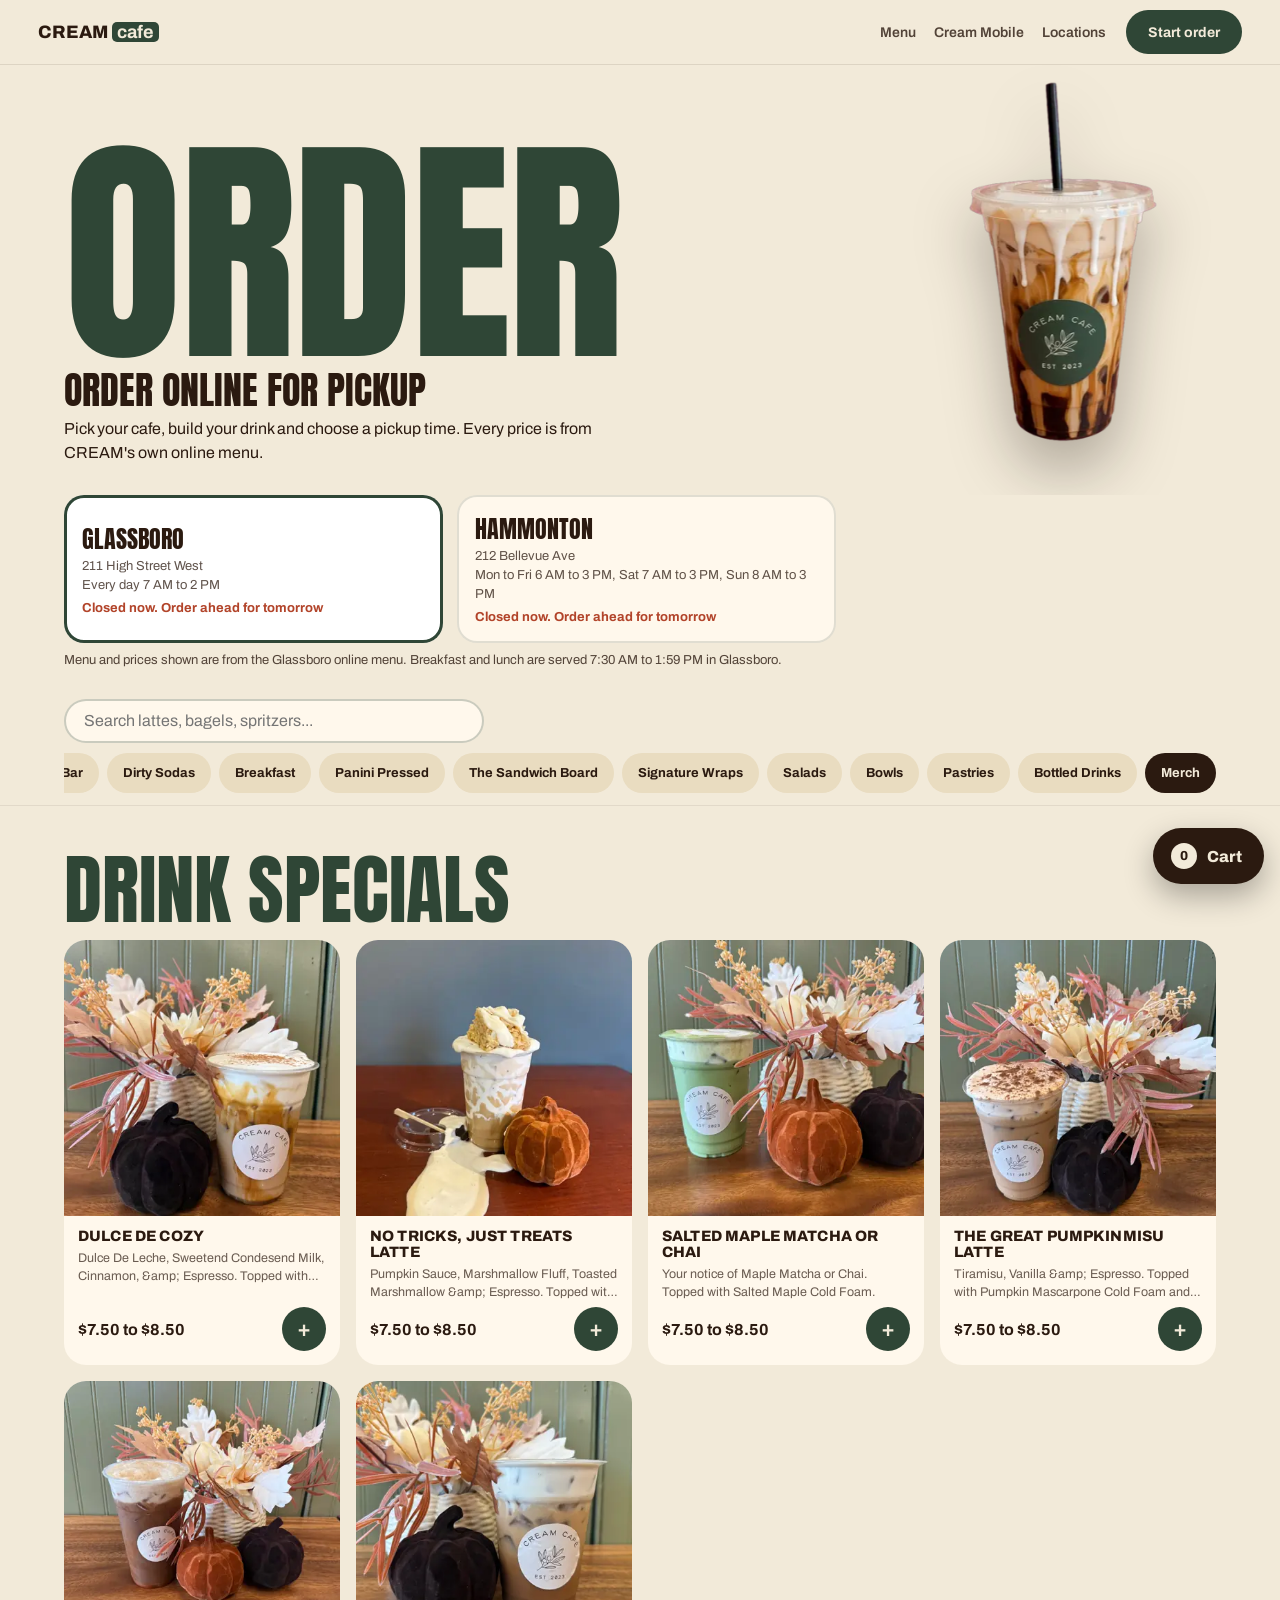
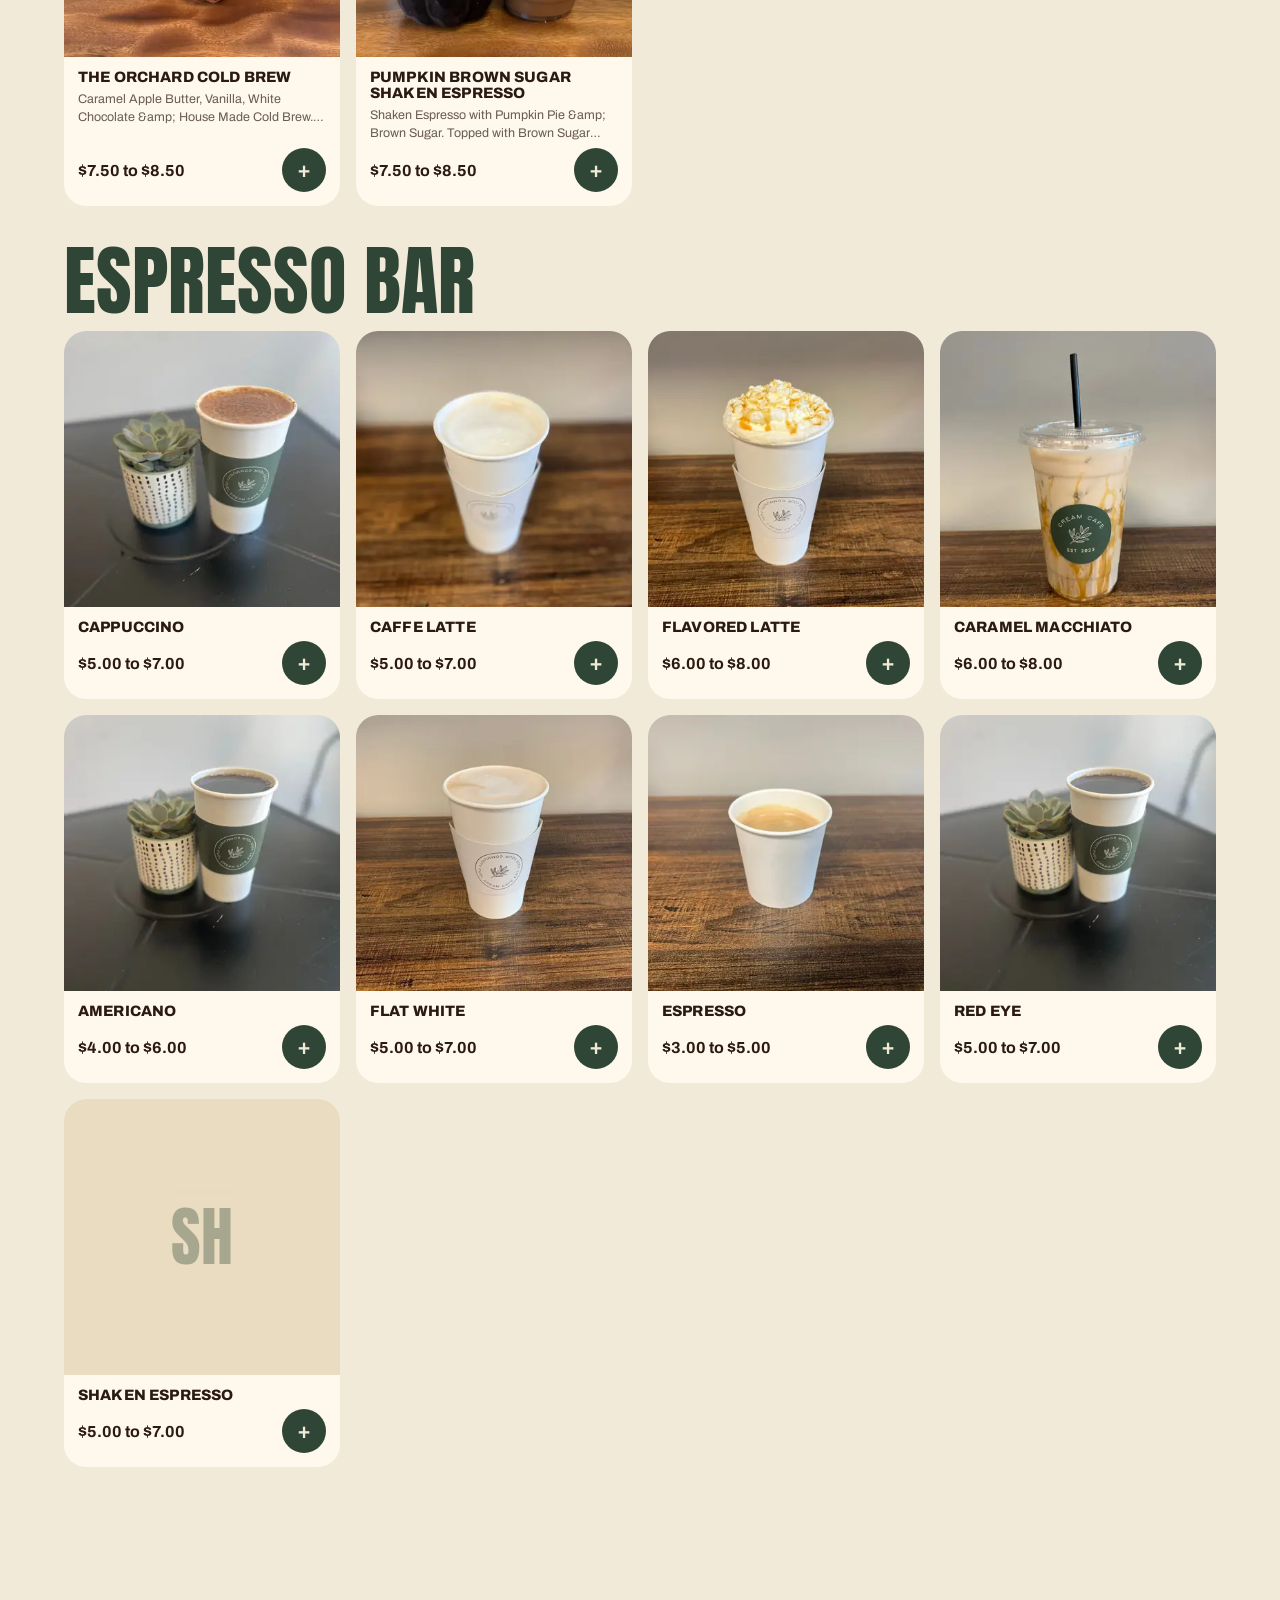
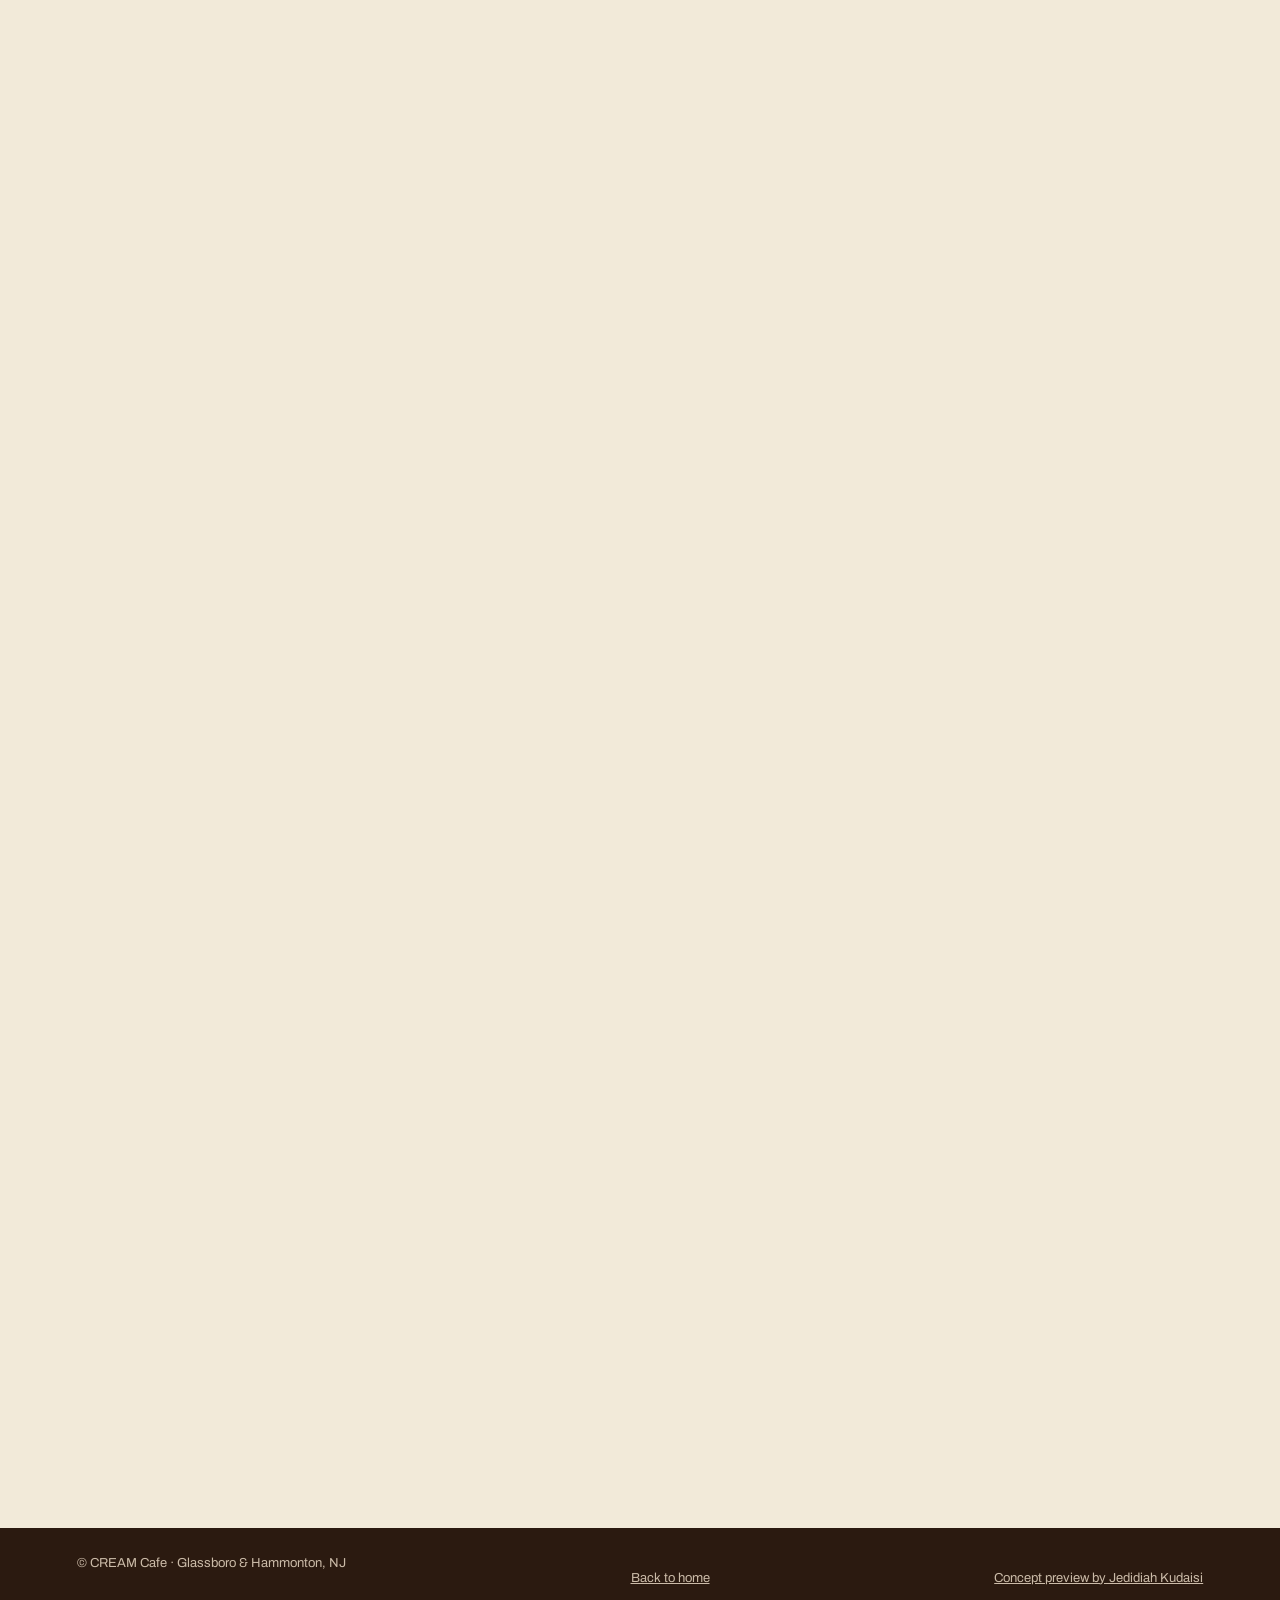
<file: order/index.html>
<!doctype html><html lang="en"><head><meta charset="utf-8"><meta name="viewport" content="width=device-width,initial-scale=1,viewport-fit=cover">
<title>Order Online | CREAM Cafe Glassboro &amp; Hammonton</title>
<meta name="description" content="Build your order at CREAM Cafe: lattes, cold foam, energy spritzers, breakfast sandwiches and paninis with real menu prices. Pick up at 211 High St W, Glassboro or 212 Bellevue Ave, Hammonton NJ.">
<link rel="canonical" href="https://jkudaisi.github.io/cream-cafe/order/">
<meta property="og:type" content="website"><meta property="og:site_name" content="CREAM Cafe"><meta property="og:title" content="Order Online | CREAM Cafe Glassboro &amp; Hammonton"><meta property="og:description" content="Build your drink, add breakfast, pick a pickup time."><meta property="og:url" content="https://jkudaisi.github.io/cream-cafe/order/"><meta property="og:image" content="https://jkudaisi.github.io/cream-cafe/img/og.jpg"><meta property="og:image:width" content="1200"><meta property="og:image:height" content="630">
<meta name="twitter:card" content="summary_large_image"><meta name="twitter:image" content="https://jkudaisi.github.io/cream-cafe/img/og.jpg">
<link rel="icon" type="image/png" href="../img/favicon.png"><link rel="apple-touch-icon" href="../img/apple-touch-icon.png"><meta name="theme-color" content="#f2ead9">
<script type="application/ld+json">{"@context":"https://schema.org","@type":"CafeOrCoffeeShop","name":"CREAM Cafe Glassboro","url":"https://jkudaisi.github.io/cream-cafe/order/","telephone":"+1-856-340-1786","address":{"@type":"PostalAddress","streetAddress":"211 High Street West","addressLocality":"Glassboro","addressRegion":"NJ","postalCode":"08028","addressCountry":"US"},"hasMenu":{"@type":"Menu","name":"CREAM Cafe online ordering menu","hasMenuSection":[{"@type":"MenuSection","name":"Drink Specials","hasMenuItem":[{"@type":"MenuItem","name":"Dulce De Cozy","description":"Dulce De Leche, Sweetend Condesend Milk, Cinnamon, & Espresso. Topped with Pumpkin Cinnamon Cold Foam.","offers":{"@type":"Offer","price":"7.50","priceCurrency":"USD"}},{"@type":"MenuItem","name":"No Tricks, Just Treats Latte","description":"Pumpkin Sauce, Marshmallow Fluff, Toasted Marshmallow & Espresso. Topped with Marshmallow Cold Foam & The Bake Shoppe\u2019s Brown Butter Pumpkin Rice Crispy Treat.","offers":{"@type":"Offer","price":"7.50","priceCurrency":"USD"}},{"@type":"MenuItem","name":"Salted Maple Matcha or Chai","description":"Your notice of Maple Matcha or Chai. Topped with Salted Maple Cold Foam.","offers":{"@type":"Offer","price":"7.50","priceCurrency":"USD"}},{"@type":"MenuItem","name":"The Great Pumpkinmisu Latte","description":"Tiramisu, Vanilla & Espresso. Topped with Pumpkin Mascarpone Cold Foam and a Dusting of Cocoa.","offers":{"@type":"Offer","price":"7.50","priceCurrency":"USD"}},{"@type":"MenuItem","name":"The Orchard Cold Brew","description":"Caramel Apple Butter, Vanilla, White Chocolate & House Made Cold Brew. Topped with Salted Caramel Cheesecake Cold Foam.","offers":{"@type":"Offer","price":"7.50","priceCurrency":"USD"}},{"@type":"MenuItem","name":"Pumpkin Brown Sugar Shaken Espresso","description":"Shaken Espresso with Pumpkin Pie & Brown Sugar. Topped with Brown Sugar Cinnamon Cold Foam.","offers":{"@type":"Offer","price":"7.50","priceCurrency":"USD"}}]},{"@type":"MenuSection","name":"Espresso Bar","hasMenuItem":[{"@type":"MenuItem","name":"Cappuccino","offers":{"@type":"Offer","price":"5.00","priceCurrency":"USD"}},{"@type":"MenuItem","name":"Caffe Latte","offers":{"@type":"Offer","price":"5.00","priceCurrency":"USD"}},{"@type":"MenuItem","name":"Flavored Latte","offers":{"@type":"Offer","price":"6.00","priceCurrency":"USD"}},{"@type":"MenuItem","name":"Caramel Macchiato","offers":{"@type":"Offer","price":"6.00","priceCurrency":"USD"}},{"@type":"MenuItem","name":"Americano","offers":{"@type":"Offer","price":"4.00","priceCurrency":"USD"}},{"@type":"MenuItem","name":"Flat White","offers":{"@type":"Offer","price":"5.00","priceCurrency":"USD"}},{"@type":"MenuItem","name":"Espresso","offers":{"@type":"Offer","price":"3.00","priceCurrency":"USD"}},{"@type":"MenuItem","name":"Red Eye","offers":{"@type":"Offer","price":"5.00","priceCurrency":"USD"}},{"@type":"MenuItem","name":"Shaken Espresso","offers":{"@type":"Offer","price":"5.00","priceCurrency":"USD"}}]},{"@type":"MenuSection","name":"Coffee Bar","hasMenuItem":[{"@type":"MenuItem","name":"House Blend","offers":{"@type":"Offer","price":"4.00","priceCurrency":"USD"}},{"@type":"MenuItem","name":"Iced Coffee","offers":{"@type":"Offer","price":"5.00","priceCurrency":"USD"}},{"@type":"MenuItem","name":"Cold Brew","offers":{"@type":"Offer","price":"6.00","priceCurrency":"USD"}},{"@type":"MenuItem","name":"Hot Chocolate","offers":{"@type":"Offer","price":"4.00","priceCurrency":"USD"}},{"@type":"MenuItem","name":"Chocolate Milk","offers":{"@type":"Offer","price":"4.00","priceCurrency":"USD"}}]},{"@type":"MenuSection","name":"Tea Bar","hasMenuItem":[{"@type":"MenuItem","name":"Assorted Hot Tea","offers":{"@type":"Offer","price":"4.00","priceCurrency":"USD"}},{"@type":"MenuItem","name":"Chai Tea Latte","offers":{"@type":"Offer","price":"6.00","priceCurrency":"USD"}},{"@type":"MenuItem","name":"Matcha Tea Latte","offers":{"@type":"Offer","price":"6.00","priceCurrency":"USD"}},{"@type":"MenuItem","name":"Iced Black Tea","offers":{"@type":"Offer","price":"5.00","priceCurrency":"USD"}},{"@type":"MenuItem","name":"Iced Green Tea","offers":{"@type":"Offer","price":"5.00","priceCurrency":"USD"}},{"@type":"MenuItem","name":"Iced Tea Lemonade","offers":{"@type":"Offer","price":"5.00","priceCurrency":"USD"}},{"@type":"MenuItem","name":"Lemonade","offers":{"@type":"Offer","price":"5.00","priceCurrency":"USD"}},{"@type":"MenuItem","name":"London Fog","offers":{"@type":"Offer","price":"5.00","priceCurrency":"USD"}}]},{"@type":"MenuSection","name":"Energy spritzers","hasMenuItem":[{"@type":"MenuItem","name":"Rowan Sunrise Spritzer","description":"Raspberry, Guava, Pineapple, RedBull & Orange Juice","offers":{"@type":"Offer","price":"7.00","priceCurrency":"USD"}},{"@type":"MenuItem","name":"Green Goddess Spritzer","description":"Kiwi, Green Apple, White Peach, RedBull & Whipped Cream","offers":{"@type":"Offer","price":"8.00","priceCurrency":"USD"}},{"@type":"MenuItem","name":"Pink Starburst Spritzer","description":"Strawberry, Watermelon, Vanilla, RedBull, Coconut Milk & Whipped Cream","offers":{"@type":"Offer","price":"7.00","priceCurrency":"USD"}},{"@type":"MenuItem","name":"Blue Spritz Spritzer","description":"Blue Raspberry, Green Apple, Coconut & RedBull, All Spritzers 24oz","offers":{"@type":"Offer","price":"7.00","priceCurrency":"USD"}},{"@type":"MenuItem","name":"Peach Ring Spritzer","description":"Cherry, Pineapple, White Peach, RedBull & Coconut Milk","offers":{"@type":"Offer","price":"7.00","priceCurrency":"USD"}},{"@type":"MenuItem","name":"Purple Haze Spritzer","description":"Watermelon, Blue Raspberry, Desert Pear & RedBull","offers":{"@type":"Offer","price":"7.00","priceCurrency":"USD"}}]},{"@type":"MenuSection","name":"Health Bar","hasMenuItem":[{"@type":"MenuItem","name":"Health Nut","description":"Creamy peanut butter, sliced bananas, andhoney on your choice of bread.","offers":{"@type":"Offer","price":"8.50","priceCurrency":"USD"}},{"@type":"MenuItem","name":"Berry Bliss","description":"Banana, Blueberry, Strawberry, Skim Milk & Honey, All Smoothies 24oz","offers":{"@type":"Offer","price":"8.50","priceCurrency":"USD"}},{"@type":"MenuItem","name":"Halla Green","description":"Kale, Banana, Pineapple, Coconut Milk & Honey","offers":{"@type":"Offer","price":"8.50","priceCurrency":"USD"}},{"@type":"MenuItem","name":"Coral Crush","description":"Dragon Fruit, Strawberry, Pineapple, Banana, Greek Yogurt, Honey & Almond Milk","offers":{"@type":"Offer","price":"8.50","priceCurrency":"USD"}},{"@type":"MenuItem","name":"Ocean Eyes","description":"Banana, Blueberry, Greek Yogurt, Spirulina & Almond Milk","offers":{"@type":"Offer","price":"8.50","priceCurrency":"USD"}}]},{"@type":"MenuSection","name":"Dirty Sodas","hasMenuItem":[{"@type":"MenuItem","name":"Toffee Fizz","description":"A rich, fizzy delight made with Dr. Pepper, infused with creamy toffee nut syrup, and topped with a swirl of cream.","offers":{"@type":"Offer","price":"6.50","priceCurrency":"USD"}},{"@type":"MenuItem","name":"Dr. Dream","description":"A refreshing dirty soda blend of Dr. Pepper, creamy coconut milk, and a splash of coconut syrup, creating a unique fusion of bold and tropical flavors.","offers":{"@type":"Offer","price":"7.00","priceCurrency":"USD"}},{"@type":"MenuItem","name":"The Mellow","description":"The Mellow features a combination of creamy marshmallow fluff and perfectly toasted marshmallows, paired with root beer topped with a rich vanilla half & half.","offers":{"@type":"Offer","price":"6.50","priceCurrency":"USD"}}]},{"@type":"MenuSection","name":"Breakfast","hasMenuItem":[{"@type":"MenuItem","name":"Pork Roll, Egg & Cheese","offers":{"@type":"Offer","price":"8.50","priceCurrency":"USD"}},{"@type":"MenuItem","name":"Meat & Cheese","description":"Choice of breakfast meat with your choice of cheese.","offers":{"@type":"Offer","price":"8.10","priceCurrency":"USD"}},{"@type":"MenuItem","name":"The Med","description":"Avocado spread, hummus, cherry tomatoes, cucumbers, red onion, feta, lemon, and balsamic glaze served on toasted pita","offers":{"@type":"Offer","price":"14.15","priceCurrency":"USD"}},{"@type":"MenuItem","name":"Birds Nest","description":"Avocado spread, fried eggs, bacon, hot honey & everything bagel seasoning served on crispy hashbrowns.","offers":{"@type":"Offer","price":"14.20","priceCurrency":"USD"}},{"@type":"MenuItem","name":"Green Eggs & Heat","description":"Avocado spread, fried eggs, red pepper flakes, chili onion crunch, pesto & feta","offers":{"@type":"Offer","price":"14.20","priceCurrency":"USD"}},{"@type":"MenuItem","name":"The Hangover","description":"One fried egg, bacon, sausage, pork roll, American cheese & hashbrowns served on a French toast bagel. Served with maple syrup","offers":{"@type":"Offer","price":"11.35","priceCurrency":"USD"}},{"@type":"MenuItem","name":"Cream-itarian","description":"One fried egg, veggie cream cheese, pepper jack cheese, cucumber, red onion, tomato &mixed greens.","offers":{"@type":"Offer","price":"9.75","priceCurrency":"USD"}},{"@type":"MenuItem","name":"Beach Please","description":"Two fried eggs, bacon, American cheese, sliced avocado, scallion cream cheese & hashbrown.","offers":{"@type":"Offer","price":"10.25","priceCurrency":"USD"}},{"@type":"MenuItem","name":"Huevos burritos Locos","description":"Three scrambled eggs, fried onions, black beans, pickled jalape\u00f1o, sharp cheddar cheese, tater tots, and spicy chipotle sauce. Served it\u2019s a side of creamy salsa verde.","offers":{"@type":"Offer","price":"14.15","priceCurrency":"USD"}},{"@type":"MenuItem","name":"Bagel with Cream Cheese","offers":{"@type":"Offer","price":"5.65","priceCurrency":"USD"}},{"@type":"MenuItem","name":"Hash brown","description":"Hash brown","offers":{"@type":"Offer","price":"2.75","priceCurrency":"USD"}},{"@type":"MenuItem","name":"Loose Bagel","offers":{"@type":"Offer","price":"2.50","priceCurrency":"USD"}},{"@type":"MenuItem","name":"Breakfast Meats","offers":{"@type":"Offer","price":"3.50","priceCurrency":"USD"}},{"@type":"MenuItem","name":"OG Avocado","description":"Avocado spread, pickled red onions & everything bagel seasoning","offers":{"@type":"Offer","price":"12.15","priceCurrency":"USD"}},{"@type":"MenuItem","name":"Eggs","offers":{"@type":"Offer","price":"3.25","priceCurrency":"USD"}},{"@type":"MenuItem","name":"Sweet Heat Breakfast Wrap","description":"Three scrambled eggs, crispy chicken tenders, sharp chessman cheese, Belgian waffle & hot honey.","offers":{"@type":"Offer","price":"14.50","priceCurrency":"USD"}},{"@type":"MenuItem","name":"Butchers Breakfast Burrito","description":"Three scrambled eggs, cheddar and pepper jack cheese, bacon, sausage, tater tots, green onions, sliced avocado, and everything bagel garlic aioli.","offers":{"@type":"Offer","price":"15.75","priceCurrency":"USD"}},{"@type":"MenuItem","name":"Egg & Cheese","offers":{"@type":"Offer","price":"8.00","priceCurrency":"USD"}},{"@type":"MenuItem","name":"Bacon, Egg & Cheese","offers":{"@type":"Offer","price":"8.50","priceCurrency":"USD"}},{"@type":"MenuItem","name":"Turkey Sausage, Egg & Cheese","offers":{"@type":"Offer","price":"8.75","priceCurrency":"USD"}},{"@type":"MenuItem","name":"Bagel with Butter","description":"Indulge in a delicious breakfast option with our freshly baked bagel topped with creamy butter spread. Start your day right with this classic combination!","offers":{"@type":"Offer","price":"5.50","priceCurrency":"USD"}},{"@type":"MenuItem","name":"Sausage, Egg & Cheese","offers":{"@type":"Offer","price":"8.75","priceCurrency":"USD"}},{"@type":"MenuItem","name":"Harvest Toast","description":"Sourdough Bread, House-Made Pumpkin Ricotta, Crushed Candied Walnuts. Topped with Pepita Seeds, & Cinnamon & Honey.","offers":{"@type":"Offer","price":"6.99","priceCurrency":"USD"}},{"@type":"MenuItem","name":"Farmhouse Hash","description":"Four scrambled eggs, seasoned tater tots, shredded cheddar cheese, bacon, spinach, and sliced avocado. Topped with sriracha maple glaze and green onions.","offers":{"@type":"Offer","price":"16.00","priceCurrency":"USD"}},{"@type":"MenuItem","name":"Seasoned Tots","offers":{"@type":"Offer","price":"4.00","priceCurrency":"USD"}}]},{"@type":"MenuSection","name":"Panini Pressed","hasMenuItem":[{"@type":"MenuItem","name":"Gyro","description":"Grilled chicken or lamb/beef mix, tzatziki, lettuce, tomatoes, cucumbers, red onion, and feta. Served in a warm pita.","offers":{"@type":"Offer","price":"15.00","priceCurrency":"USD"}},{"@type":"MenuItem","name":"Side of Chicken","offers":{"@type":"Offer","price":"4.25","priceCurrency":"USD"}},{"@type":"MenuItem","name":"Chicken Pesto Panini","description":"A panini with grilled chicken, mozzarella, roasted red peppers, and pesto on toasted bread.","offers":{"@type":"Offer","price":"14.00","priceCurrency":"USD"}},{"@type":"MenuItem","name":"Chicken Avocado Panini","description":"Grilled chicken, creamy avocado, melted pepper jack cheese, crunchy red onion, and a tangy balsamic drizzle on toasted bread.","offers":{"@type":"Offer","price":"14.00","priceCurrency":"USD"}},{"@type":"MenuItem","name":"Spicy Chipotle Chicken Panini","description":"Grilled chicken breast, red onion, tomato, melted pepper jack cheese, and spicy chipotle aioli, toasted panini bread.","offers":{"@type":"Offer","price":"13.75","priceCurrency":"USD"}},{"@type":"MenuItem","name":"Caprese Panini","description":"Melted mozzarella, fresh tomato, pesto spread, and balsamic drizzle pressed in warm, toasted panini bread.","offers":{"@type":"Offer","price":"13.25","priceCurrency":"USD"}}]},{"@type":"MenuSection","name":"The Sandwich Board","hasMenuItem":[{"@type":"MenuItem","name":"Chicken Salad Croissant Club","description":"House-made chicken salad, pepper jack cheese, bacon, tomatoes, mixed greens, and balsamic drizzle. Served on a toasted croissant.","offers":{"@type":"Offer","price":"14.00","priceCurrency":"USD"}},{"@type":"MenuItem","name":"Chickpea Smash + Avocado","description":"Avocado spread, house-made chi peas smash, tomato, pickled onions, mixed greens, and balsamic drizzle. Served on your choice of bread.","offers":{"@type":"Offer","price":"15.00","priceCurrency":"USD"}},{"@type":"MenuItem","name":"Pesto Chicken BLT","description":"Grilled chicken, white cheddar cheese, bacon, lettuce, sliced tomato, sliced avocado, and pesto aioli. Served on your choice of bread.","offers":{"@type":"Offer","price":"15.00","priceCurrency":"USD"}}]},{"@type":"MenuSection","name":"Signature Wraps","hasMenuItem":[{"@type":"MenuItem","name":"Grilled Chicken Caesar Wrap","description":"Grilled chicken breast on romaine lettuce topped with crispy bacon, cherry tomatoes, parmesan cheese, & creamy Caesar dressing.","offers":{"@type":"Offer","price":"12.00","priceCurrency":"USD"}},{"@type":"MenuItem","name":"Crispy Buffalo Chicken Wrap","description":"Crispy chicken with romaine lettuce, cheddar cheese, buffalo sauce, and ranch dressing wrapped in a soft tortilla.","offers":{"@type":"Offer","price":"12.00","priceCurrency":"USD"}}]},{"@type":"MenuSection","name":"Salads","hasMenuItem":[{"@type":"MenuItem","name":"Grilled Chicken Caesar Salad","description":"Grilled chicken breast on romaine lettuce topped with crispy bacon, cherry tomatoes, parmesan cheese, &creamy Caesar dressing","offers":{"@type":"Offer","price":"13.29","priceCurrency":"USD"}},{"@type":"MenuItem","name":"Mediterranean Salad","description":"Romaine lettuce with grilled chicken, chickpeas, olives, tomatoes, cucumber, red onion, feta,& Greek vinaigrette.","offers":{"@type":"Offer","price":"13.50","priceCurrency":"USD"}}]},{"@type":"MenuSection","name":"Bowls","hasMenuItem":[{"@type":"MenuItem","name":"Cantina Kitchen Bowl","description":"Lettuce, jasmine rice, grilled chicken, avocado, shredded cheddar cheese, chopped tomatoes, black beans, roasted corn, crunch tortilla strips. Topped with house-made avocado lime ranch.","offers":{"@type":"Offer","price":"15.50","priceCurrency":"USD"}},{"@type":"MenuItem","name":"Buddha Bowl","description":"Jasmine rice, grilled chicken, edamame beans, shredded carrots, cucumber, chopped avocado, scallions, pickled cabbage, crispy wonton strips, and sesame seeds. Topped with Japanese BBQ sauce and Sriracha mayo drizzle.","offers":{"@type":"Offer","price":"16.50","priceCurrency":"USD"}}]},{"@type":"MenuSection","name":"Pastries","hasMenuItem":[{"@type":"MenuItem","name":"Crumb Cake","offers":{"@type":"Offer","price":"3.50","priceCurrency":"USD"}},{"@type":"MenuItem","name":"GF Cosmic Brownie","offers":{"@type":"Offer","price":"5.75","priceCurrency":"USD"}},{"@type":"MenuItem","name":"Blueberry Muffin","offers":{"@type":"Offer","price":"4.35","priceCurrency":"USD"}},{"@type":"MenuItem","name":"Chocolate Chip Muffin","offers":{"@type":"Offer","price":"4.35","priceCurrency":"USD"}},{"@type":"MenuItem","name":"French Toast Muffin","offers":{"@type":"Offer","price":"4.35","priceCurrency":"USD"}},{"@type":"MenuItem","name":"Caramel Apple Crumb Cake","offers":{"@type":"Offer","price":"3.50","priceCurrency":"USD"}},{"@type":"MenuItem","name":"Red Velvet Cream Cheese Muffin","offers":{"@type":"Offer","price":"4.35","priceCurrency":"USD"}},{"@type":"MenuItem","name":"Chocolate Croissant","offers":{"@type":"Offer","price":"4.25","priceCurrency":"USD"}},{"@type":"MenuItem","name":"Carrott Cake Cream Cheese Muffin","offers":{"@type":"Offer","price":"4.35","priceCurrency":"USD"}},{"@type":"MenuItem","name":"Double Chocolate & Cheese Muffin","offers":{"@type":"Offer","price":"4.35","priceCurrency":"USD"}},{"@type":"MenuItem","name":"Macarons","offers":{"@type":"Offer","price":"2.15","priceCurrency":"USD"}},{"@type":"MenuItem","name":"GF Pumpkin Blondie","offers":{"@type":"Offer","price":"5.75","priceCurrency":"USD"}}]},{"@type":"MenuSection","name":"Bottled Drinks","hasMenuItem":[{"@type":"MenuItem","name":"Bottled Drinks","offers":{"@type":"Offer","price":"2.49","priceCurrency":"USD"}}]},{"@type":"MenuSection","name":"Merch","hasMenuItem":[{"@type":"MenuItem","name":"Coffee Addict Hat","offers":{"@type":"Offer","price":"35.00","priceCurrency":"USD"}},{"@type":"MenuItem","name":"CRM. Green Hat","offers":{"@type":"Offer","price":"35.00","priceCurrency":"USD"}},{"@type":"MenuItem","name":"CRM. Black Hat","offers":{"@type":"Offer","price":"35.00","priceCurrency":"USD"}}]}]}}</script>
<link rel="preconnect" href="https://fonts.googleapis.com"><link rel="preconnect" href="https://fonts.gstatic.com" crossorigin>
<link href="https://fonts.googleapis.com/css2?family=Anton&family=Archivo:wght@400;500;600;700;800&display=swap" rel="stylesheet" media="print" onload="this.media='all'"><noscript><link href="https://fonts.googleapis.com/css2?family=Anton&family=Archivo:wght@400;500;600;700;800&display=swap" rel="stylesheet"></noscript>
<link rel="preload" as="image" href="img/hero-cup.webp" fetchpriority="high"><link rel="stylesheet" href="order.css"></head><body>
<header class="hdr"><a href="../" class="mark" aria-label="CREAM Cafe home">CREAM <b>cafe</b></a><nav aria-label="Site"><a href="../#menu">Menu</a><a href="../#mobile">Cream Mobile</a><a href="../#visit">Locations</a></nav><a class="pill" href="#menu">Start order</a></header>
<main id="menu-top">
<section class="hero"><p class="big" aria-hidden="true">ORDER</p><img class="cup" src="img/hero-cup.webp" alt="" width="330" height="440" fetchpriority="high"><h1>Order online for pickup</h1><p>Pick your cafe, build your drink and choose a pickup time. Every price is from CREAM's own online menu.</p></section>
<div class="locs" role="group" aria-label="Pickup location">
<button type="button" class="loc" data-loc="glassboro" aria-pressed="true"><b>Glassboro</b><span>211 High Street West</span><span>Every day 7 AM to 2 PM</span><span class="st"></span></button>
<button type="button" class="loc" data-loc="hammonton" aria-pressed="false"><b>Hammonton</b><span>212 Bellevue Ave</span><span>Mon to Fri 6 AM to 3 PM, Sat 7 AM to 3 PM, Sun 8 AM to 3 PM</span><span class="st"></span></button>
</div>
<p class="note">Menu and prices shown are from the Glassboro online menu. Breakfast and lunch are served 7:30 AM to 1:59 PM in Glassboro.</p>
<p class="note warn hidden" id="hamnote">Heads up: Hammonton items and prices may differ from the Glassboro menu shown here.</p>
<div class="tools" id="menu"><label class="hidden" for="q">Search the menu</label><input id="q" aria-label="Search the menu" class="search" type="search" placeholder="Search lattes, bagels, spritzers..." autocomplete="off"><nav class="tabs" aria-label="Menu categories"><a href="#c-drink-specials">Drink Specials</a><a href="#c-espresso-bar">Espresso Bar</a><a href="#c-coffee-bar">Coffee Bar</a><a href="#c-tea-bar">Tea Bar</a><a href="#c-energy-bar">Energy spritzers</a><a href="#c-health-bar">Health Bar</a><a href="#c-dirty-sodas">Dirty Sodas</a><a href="#c-breakfast">Breakfast</a><a href="#c-panini-pressed">Panini Pressed</a><a href="#c-the-sandwich-board">The Sandwich Board</a><a href="#c-signature-wraps">Signature Wraps</a><a href="#c-salads">Salads</a><a href="#c-bowls">Bowls</a><a href="#c-pastries">Pastries</a><a href="#c-bottled-drinks">Bottled Drinks</a><a href="#c-merch">Merch</a></nav></div>
<div class="menu"><section class="sec" id="c-drink-specials" aria-labelledby="h-c-drink-specials"><h2 id="h-c-drink-specials">Drink Specials</h2><ul class="grid"><li class="card" data-id="6BO6N2KS5KMZX7W4CP5M5M6F" data-s="dulce de cozy  dulce de leche, sweetend condesend milk, cinnamon, &amp;amp; espresso. topped with pumpkin cinnamon cold foam.  drink specials"><div class="ph"><img src="img/dulce-de-cozy.webp" alt="Dulce De Cozy" width="400" height="400" loading="lazy" decoding="async"></div><div class="bd"><h3>Dulce De Cozy</h3><p>Dulce De Leche, Sweetend Condesend Milk, Cinnamon, &amp;amp; Espresso. Topped with Pumpkin Cinnamon Cold Foam.</p><div class="pr"><span>$7.50 to $8.50</span><button class="add" type="button"><span aria-hidden="true">+</span><span class="vh">Add Dulce De Cozy</span></button></div></div><button class="hit" type="button" aria-label="Customize Dulce De Cozy"></button></li><li class="card" data-id="7QUXKHLOIUSAVWBX7F2G4XJE" data-s="no tricks, just treats latte  pumpkin sauce, marshmallow fluff, toasted marshmallow &amp;amp; espresso. topped with marshmallow cold foam &amp;amp; the bake shoppe’s brown butter pumpkin rice crispy treat.  drink specials"><div class="ph"><img src="img/no-tricks-just-treats-latte-cream-x-the-.webp" alt="No Tricks, Just Treats Latte" width="400" height="400" loading="lazy" decoding="async"></div><div class="bd"><h3>No Tricks, Just Treats Latte</h3><p>Pumpkin Sauce, Marshmallow Fluff, Toasted Marshmallow &amp;amp; Espresso. Topped with Marshmallow Cold Foam &amp;amp; The Bake Shoppe’s Brown Butter Pumpkin Rice Crispy Treat.</p><div class="pr"><span>$7.50 to $8.50</span><button class="add" type="button"><span aria-hidden="true">+</span><span class="vh">Add No Tricks, Just Treats Latte</span></button></div></div><button class="hit" type="button" aria-label="Customize No Tricks, Just Treats Latte"></button></li><li class="card" data-id="C4AP4EGA6BFASSNPAKBVQGVK" data-s="salted maple matcha or chai  your notice of maple matcha or chai. topped with salted maple cold foam.   drink specials"><div class="ph"><img src="img/salted-maple-matcha-or-chai.webp" alt="Salted Maple Matcha or Chai" width="400" height="400" loading="lazy" decoding="async"></div><div class="bd"><h3>Salted Maple Matcha or Chai</h3><p>Your notice of Maple Matcha or Chai. Topped with Salted Maple Cold Foam.</p><div class="pr"><span>$7.50 to $8.50</span><button class="add" type="button"><span aria-hidden="true">+</span><span class="vh">Add Salted Maple Matcha or Chai</span></button></div></div><button class="hit" type="button" aria-label="Customize Salted Maple Matcha or Chai"></button></li><li class="card" data-id="DI2RED2V4ZUFQ7ZDRS5C3JZM" data-s="the great pumpkinmisu latte  tiramisu, vanilla &amp;amp; espresso. topped with pumpkin mascarpone cold foam and a dusting of cocoa.  drink specials"><div class="ph"><img src="img/the-great-pumpkinmisu-latte.webp" alt="The Great Pumpkinmisu Latte" width="400" height="400" loading="lazy" decoding="async"></div><div class="bd"><h3>The Great Pumpkinmisu Latte</h3><p>Tiramisu, Vanilla &amp;amp; Espresso. Topped with Pumpkin Mascarpone Cold Foam and a Dusting of Cocoa.</p><div class="pr"><span>$7.50 to $8.50</span><button class="add" type="button"><span aria-hidden="true">+</span><span class="vh">Add The Great Pumpkinmisu Latte</span></button></div></div><button class="hit" type="button" aria-label="Customize The Great Pumpkinmisu Latte"></button></li><li class="card" data-id="GLAN6EYGE6HJSYIMMDJM7TUR" data-s="the orchard cold brew  caramel apple butter, vanilla, white chocolate &amp;amp; house made cold brew. topped with salted caramel cheesecake cold foam.  drink specials"><div class="ph"><img src="img/the-orchard-cold-brew.webp" alt="The Orchard Cold Brew" width="400" height="400" loading="lazy" decoding="async"></div><div class="bd"><h3>The Orchard Cold Brew</h3><p>Caramel Apple Butter, Vanilla, White Chocolate &amp;amp; House Made Cold Brew. Topped with Salted Caramel Cheesecake Cold Foam.</p><div class="pr"><span>$7.50 to $8.50</span><button class="add" type="button"><span aria-hidden="true">+</span><span class="vh">Add The Orchard Cold Brew</span></button></div></div><button class="hit" type="button" aria-label="Customize The Orchard Cold Brew"></button></li><li class="card" data-id="JJFTJE73VXX3MYD6UOUSBIBC" data-s="pumpkin brown sugar shaken espresso  shaken espresso with pumpkin pie &amp;amp; brown sugar. topped with brown sugar cinnamon cold foam.  drink specials"><div class="ph"><img src="img/pumpkin-brown-sugar-shaken-espresso.webp" alt="Pumpkin Brown Sugar Shaken Espresso" width="400" height="400" loading="lazy" decoding="async"></div><div class="bd"><h3>Pumpkin Brown Sugar Shaken Espresso</h3><p>Shaken Espresso with Pumpkin Pie &amp;amp; Brown Sugar. Topped with Brown Sugar Cinnamon Cold Foam.</p><div class="pr"><span>$7.50 to $8.50</span><button class="add" type="button"><span aria-hidden="true">+</span><span class="vh">Add Pumpkin Brown Sugar Shaken Espresso</span></button></div></div><button class="hit" type="button" aria-label="Customize Pumpkin Brown Sugar Shaken Espresso"></button></li></ul></section><section class="sec" id="c-espresso-bar" aria-labelledby="h-c-espresso-bar"><h2 id="h-c-espresso-bar">Espresso Bar</h2><ul class="grid"><li class="card" data-id="JMOULPGOI47BVWTJKJOXGTR3" data-s="cappuccino  espresso bar"><div class="ph"><img src="img/cappuccino.webp" alt="Cappuccino" width="400" height="400" loading="lazy" decoding="async"></div><div class="bd"><h3>Cappuccino</h3><div class="pr"><span>$5.00 to $7.00</span><button class="add" type="button"><span aria-hidden="true">+</span><span class="vh">Add Cappuccino</span></button></div></div><button class="hit" type="button" aria-label="Customize Cappuccino"></button></li><li class="card" data-id="JP4IUCBX52CDPJVNMM6URZLQ" data-s="caffe latte  espresso bar"><div class="ph"><img src="img/caffe-latte.webp" alt="Caffe Latte" width="400" height="400" loading="lazy" decoding="async"></div><div class="bd"><h3>Caffe Latte</h3><div class="pr"><span>$5.00 to $7.00</span><button class="add" type="button"><span aria-hidden="true">+</span><span class="vh">Add Caffe Latte</span></button></div></div><button class="hit" type="button" aria-label="Customize Caffe Latte"></button></li><li class="card" data-id="SZZMD6I4HUKG52PIDKMZ4UTA" data-s="flavored latte  espresso bar"><div class="ph"><img src="img/flavored-latte.webp" alt="Flavored Latte" width="400" height="400" loading="lazy" decoding="async"></div><div class="bd"><h3>Flavored Latte</h3><div class="pr"><span>$6.00 to $8.00</span><button class="add" type="button"><span aria-hidden="true">+</span><span class="vh">Add Flavored Latte</span></button></div></div><button class="hit" type="button" aria-label="Customize Flavored Latte"></button></li><li class="card" data-id="IW2JOELB5QWLPFLNZV77NENB" data-s="caramel macchiato  espresso bar"><div class="ph"><img src="img/caramel-macchiato.webp" alt="Caramel Macchiato" width="400" height="400" loading="lazy" decoding="async"></div><div class="bd"><h3>Caramel Macchiato</h3><div class="pr"><span>$6.00 to $8.00</span><button class="add" type="button"><span aria-hidden="true">+</span><span class="vh">Add Caramel Macchiato</span></button></div></div><button class="hit" type="button" aria-label="Customize Caramel Macchiato"></button></li><li class="card" data-id="CLWUQOPSCMNKRXK6IWNVB72Z" data-s="americano  espresso bar"><div class="ph"><img src="img/americano.webp" alt="Americano" width="400" height="400" loading="lazy" decoding="async"></div><div class="bd"><h3>Americano</h3><div class="pr"><span>$4.00 to $6.00</span><button class="add" type="button"><span aria-hidden="true">+</span><span class="vh">Add Americano</span></button></div></div><button class="hit" type="button" aria-label="Customize Americano"></button></li><li class="card" data-id="GEX4OKX3QQLG6PUQBZM5BJCJ" data-s="flat white  espresso bar"><div class="ph"><img src="img/flat-white.webp" alt="Flat White" width="400" height="400" loading="lazy" decoding="async"></div><div class="bd"><h3>Flat White</h3><div class="pr"><span>$5.00 to $7.00</span><button class="add" type="button"><span aria-hidden="true">+</span><span class="vh">Add Flat White</span></button></div></div><button class="hit" type="button" aria-label="Customize Flat White"></button></li><li class="card" data-id="73DDCK5IC3RIGW5GU3WWQZM2" data-s="espresso  espresso bar"><div class="ph"><img src="img/espresso.webp" alt="Espresso" width="400" height="400" loading="lazy" decoding="async"></div><div class="bd"><h3>Espresso</h3><div class="pr"><span>$3.00 to $5.00</span><button class="add" type="button"><span aria-hidden="true">+</span><span class="vh">Add Espresso</span></button></div></div><button class="hit" type="button" aria-label="Customize Espresso"></button></li><li class="card" data-id="ON3CP7QTLKWZCVHJQ7AC5ODZ" data-s="red eye  espresso bar"><div class="ph"><img src="img/red-eye.webp" alt="Red Eye" width="400" height="400" loading="lazy" decoding="async"></div><div class="bd"><h3>Red Eye</h3><div class="pr"><span>$5.00 to $7.00</span><button class="add" type="button"><span aria-hidden="true">+</span><span class="vh">Add Red Eye</span></button></div></div><button class="hit" type="button" aria-label="Customize Red Eye"></button></li><li class="card" data-id="VMME5ZPIJFW5LY4XGWJJBTVG" data-s="shaken espresso  espresso bar"><div class="ph"><span class="ill" aria-hidden="true">Sh</span></div><div class="bd"><h3>Shaken Espresso</h3><div class="pr"><span>$5.00 to $7.00</span><button class="add" type="button"><span aria-hidden="true">+</span><span class="vh">Add Shaken Espresso</span></button></div></div><button class="hit" type="button" aria-label="Customize Shaken Espresso"></button></li></ul></section><section class="sec" id="c-coffee-bar" aria-labelledby="h-c-coffee-bar"><h2 id="h-c-coffee-bar">Coffee Bar</h2><ul class="grid"><li class="card" data-id="6XUBZD4RYUXBUKDQEHIT3OTN" data-s="house blend  coffee bar"><div class="ph"><img src="img/house-blend.webp" alt="House Blend" width="400" height="400" loading="lazy" decoding="async"></div><div class="bd"><h3>House Blend</h3><div class="pr"><span>$4.00 to $5.00</span><button class="add" type="button"><span aria-hidden="true">+</span><span class="vh">Add House Blend</span></button></div></div><button class="hit" type="button" aria-label="Customize House Blend"></button></li><li class="card" data-id="I7XN3PVK2NXENZKYAEZNS7JF" data-s="iced coffee  coffee bar"><div class="ph"><img src="img/iced-coffee.webp" alt="Iced Coffee" width="400" height="400" loading="lazy" decoding="async"></div><div class="bd"><h3>Iced Coffee</h3><div class="pr"><span>$5.00 to $6.00</span><button class="add" type="button"><span aria-hidden="true">+</span><span class="vh">Add Iced Coffee</span></button></div></div><button class="hit" type="button" aria-label="Customize Iced Coffee"></button></li><li class="card" data-id="MBXX5LK5CTCQIJM3BRMHJ7IS" data-s="cold brew  coffee bar"><div class="ph"><img src="img/cold-brew.webp" alt="Cold Brew" width="400" height="400" loading="lazy" decoding="async"></div><div class="bd"><h3>Cold Brew</h3><div class="pr"><span>$6.00 to $7.00</span><button class="add" type="button"><span aria-hidden="true">+</span><span class="vh">Add Cold Brew</span></button></div></div><button class="hit" type="button" aria-label="Customize Cold Brew"></button></li><li class="card" data-id="D7ZIXTW7ZQ2KUPKPG2SXTKAJ" data-s="hot chocolate  coffee bar"><div class="ph"><img src="img/hot-chocolate.webp" alt="Hot Chocolate" width="400" height="400" loading="lazy" decoding="async"></div><div class="bd"><h3>Hot Chocolate</h3><div class="pr"><span>$4.00 to $5.00</span><button class="add" type="button"><span aria-hidden="true">+</span><span class="vh">Add Hot Chocolate</span></button></div></div><button class="hit" type="button" aria-label="Customize Hot Chocolate"></button></li><li class="card" data-id="27CYFQECPY75RLQW5IG75ZH7" data-s="chocolate milk  coffee bar"><div class="ph"><span class="ill" aria-hidden="true">Ch</span></div><div class="bd"><h3>Chocolate Milk</h3><div class="pr"><span>$4.00 to $5.00</span><button class="add" type="button"><span aria-hidden="true">+</span><span class="vh">Add Chocolate Milk</span></button></div></div><button class="hit" type="button" aria-label="Customize Chocolate Milk"></button></li></ul></section><section class="sec" id="c-tea-bar" aria-labelledby="h-c-tea-bar"><h2 id="h-c-tea-bar">Tea Bar</h2><ul class="grid"><li class="card" data-id="LR4STLUQOUJMZIVEXR2CNKGK" data-s="assorted hot tea  tea bar"><div class="ph"><img src="img/assorted-hot-tea.webp" alt="Assorted Hot Tea" width="400" height="400" loading="lazy" decoding="async"></div><div class="bd"><h3>Assorted Hot Tea</h3><div class="pr"><span>$4.00 to $5.00</span><button class="add" type="button"><span aria-hidden="true">+</span><span class="vh">Add Assorted Hot Tea</span></button></div></div><button class="hit" type="button" aria-label="Customize Assorted Hot Tea"></button></li><li class="card" data-id="WIWJXJEUJBNNRVFXZA6SFWSE" data-s="chai tea latte  tea bar"><div class="ph"><img src="img/chai-tea-latte.webp" alt="Chai Tea Latte" width="400" height="400" loading="lazy" decoding="async"></div><div class="bd"><h3>Chai Tea Latte</h3><div class="pr"><span>$6.00 to $8.00</span><button class="add" type="button"><span aria-hidden="true">+</span><span class="vh">Add Chai Tea Latte</span></button></div></div><button class="hit" type="button" aria-label="Customize Chai Tea Latte"></button></li><li class="card" data-id="DP7Y7IXDCGHPHORVEP4TGTPV" data-s="matcha tea latte  tea bar"><div class="ph"><img src="img/matcha-tea-latte.webp" alt="Matcha Tea Latte" width="400" height="400" loading="lazy" decoding="async"></div><div class="bd"><h3>Matcha Tea Latte</h3><div class="pr"><span>$6.00 to $8.00</span><button class="add" type="button"><span aria-hidden="true">+</span><span class="vh">Add Matcha Tea Latte</span></button></div></div><button class="hit" type="button" aria-label="Customize Matcha Tea Latte"></button></li><li class="card" data-id="UKRALL6VBD4J4HQBTXWHZLLB" data-s="iced black tea  tea bar"><div class="ph"><img src="img/iced-black-tea.webp" alt="Iced Black Tea" width="400" height="400" loading="lazy" decoding="async"></div><div class="bd"><h3>Iced Black Tea</h3><div class="pr"><span>$5.00 to $6.00</span><button class="add" type="button"><span aria-hidden="true">+</span><span class="vh">Add Iced Black Tea</span></button></div></div><button class="hit" type="button" aria-label="Customize Iced Black Tea"></button></li><li class="card" data-id="ZL23XXT3FOSLZLBP4276VQGR" data-s="iced green tea  tea bar"><div class="ph"><img src="img/iced-green-tea.webp" alt="Iced Green Tea" width="400" height="400" loading="lazy" decoding="async"></div><div class="bd"><h3>Iced Green Tea</h3><div class="pr"><span>$5.00 to $6.00</span><button class="add" type="button"><span aria-hidden="true">+</span><span class="vh">Add Iced Green Tea</span></button></div></div><button class="hit" type="button" aria-label="Customize Iced Green Tea"></button></li><li class="card" data-id="UZPLBEGNNW2RX5JG7INYA4NZ" data-s="iced tea lemonade  tea bar"><div class="ph"><img src="img/iced-tea-lemonade.webp" alt="Iced Tea Lemonade" width="400" height="400" loading="lazy" decoding="async"></div><div class="bd"><h3>Iced Tea Lemonade</h3><div class="pr"><span>$5.00 to $6.00</span><button class="add" type="button"><span aria-hidden="true">+</span><span class="vh">Add Iced Tea Lemonade</span></button></div></div><button class="hit" type="button" aria-label="Customize Iced Tea Lemonade"></button></li><li class="card" data-id="IKYDDJKCZURYPYWZDRTW4DRV" data-s="lemonade  tea bar"><div class="ph"><img src="img/lemonade.webp" alt="Lemonade" width="400" height="400" loading="lazy" decoding="async"></div><div class="bd"><h3>Lemonade</h3><div class="pr"><span>$5.00 to $6.00</span><button class="add" type="button"><span aria-hidden="true">+</span><span class="vh">Add Lemonade</span></button></div></div><button class="hit" type="button" aria-label="Customize Lemonade"></button></li><li class="card" data-id="5PEDUW52TI24ZOFK6RNXQQGS" data-s="london fog  tea bar"><div class="ph"><span class="ill" aria-hidden="true">Lo</span></div><div class="bd"><h3>London Fog</h3><div class="pr"><span>$5.00 to $7.00</span><button class="add" type="button"><span aria-hidden="true">+</span><span class="vh">Add London Fog</span></button></div></div><button class="hit" type="button" aria-label="Customize London Fog"></button></li></ul></section><section class="sec" id="c-energy-bar" aria-labelledby="h-c-energy-bar"><h2 id="h-c-energy-bar">Energy spritzers</h2><ul class="grid"><li class="card" data-id="HPRRJEMSGJYIM25WECYVQ7HN" data-s="rowan sunrise spritzer  raspberry, guava, pineapple, redbull &amp;amp; orange juice  energy bar"><div class="ph"><img src="img/rowan-sunrise-spritzer.webp" alt="Rowan Sunrise Spritzer" width="400" height="400" loading="lazy" decoding="async"></div><div class="bd"><h3>Rowan Sunrise Spritzer</h3><p>Raspberry, Guava, Pineapple, RedBull &amp;amp; Orange Juice</p><div class="pr"><span>$7.00</span><button class="add" type="button"><span aria-hidden="true">+</span><span class="vh">Add Rowan Sunrise Spritzer</span></button></div></div><button class="hit" type="button" aria-label="Customize Rowan Sunrise Spritzer"></button></li><li class="card" data-id="E2NOSPWTKHQ7Y6TLJQXUBNFB" data-s="green goddess spritzer kiwi, green apple, white peach, redbull &amp;amp; whipped cream  energy bar"><div class="ph"><img src="img/green-goddess-spritzer.webp" alt="Green Goddess Spritzer" width="400" height="400" loading="lazy" decoding="async"></div><div class="bd"><h3>Green Goddess Spritzer</h3><p>Kiwi, Green Apple, White Peach, RedBull &amp;amp; Whipped Cream</p><div class="pr"><span>$8.00</span><button class="add" type="button"><span aria-hidden="true">+</span><span class="vh">Add Green Goddess Spritzer</span></button></div></div><button class="hit" type="button" aria-label="Customize Green Goddess Spritzer"></button></li><li class="card" data-id="CGIYSSRN5ZLBISTWCOT3ENTR" data-s="pink starburst spritzer  strawberry, watermelon, vanilla, redbull, coconut milk &amp;amp; whipped cream  energy bar"><div class="ph"><img src="img/pink-starburst-spritzer.webp" alt="Pink Starburst Spritzer" width="400" height="400" loading="lazy" decoding="async"></div><div class="bd"><h3>Pink Starburst Spritzer</h3><p>Strawberry, Watermelon, Vanilla, RedBull, Coconut Milk &amp;amp; Whipped Cream</p><div class="pr"><span>$7.00</span><button class="add" type="button"><span aria-hidden="true">+</span><span class="vh">Add Pink Starburst Spritzer</span></button></div></div><button class="hit" type="button" aria-label="Customize Pink Starburst Spritzer"></button></li><li class="card" data-id="ONQHCJQJLPUO36O3LC6J73UY" data-s="blue spritz spritzer  blue raspberry, green apple, coconut &amp;amp; redbull, all spritzers 24oz  energy bar"><div class="ph"><img src="img/blue-spritz-spritzer.webp" alt="Blue Spritz Spritzer" width="400" height="400" loading="lazy" decoding="async"></div><div class="bd"><h3>Blue Spritz Spritzer</h3><p>Blue Raspberry, Green Apple, Coconut &amp;amp; RedBull, All Spritzers 24oz</p><div class="pr"><span>$7.00</span><button class="add" type="button"><span aria-hidden="true">+</span><span class="vh">Add Blue Spritz Spritzer</span></button></div></div><button class="hit" type="button" aria-label="Customize Blue Spritz Spritzer"></button></li><li class="card" data-id="V6W444D7RVY3EKH2JUIS2Q5J" data-s="peach ring spritzer  cherry, pineapple, white peach, redbull &amp;amp; coconut milk  energy bar"><div class="ph"><img src="img/peach-ring-spritzer.webp" alt="Peach Ring Spritzer" width="400" height="400" loading="lazy" decoding="async"></div><div class="bd"><h3>Peach Ring Spritzer</h3><p>Cherry, Pineapple, White Peach, RedBull &amp;amp; Coconut Milk</p><div class="pr"><span>$7.00</span><button class="add" type="button"><span aria-hidden="true">+</span><span class="vh">Add Peach Ring Spritzer</span></button></div></div><button class="hit" type="button" aria-label="Customize Peach Ring Spritzer"></button></li><li class="card" data-id="OUSJ32ZVDIN5JMTRO7QPUYXG" data-s="purple haze spritzer  watermelon, blue raspberry, desert pear &amp;amp; redbull  energy bar"><div class="ph"><img src="img/purple-haze-spritzer.webp" alt="Purple Haze Spritzer" width="400" height="400" loading="lazy" decoding="async"></div><div class="bd"><h3>Purple Haze Spritzer</h3><p>Watermelon, Blue Raspberry, Desert Pear &amp;amp; RedBull</p><div class="pr"><span>$7.00</span><button class="add" type="button"><span aria-hidden="true">+</span><span class="vh">Add Purple Haze Spritzer</span></button></div></div><button class="hit" type="button" aria-label="Customize Purple Haze Spritzer"></button></li></ul></section><section class="sec" id="c-health-bar" aria-labelledby="h-c-health-bar"><h2 id="h-c-health-bar">Health Bar</h2><ul class="grid"><li class="card" data-id="HEAQO5MKBLPJJ3EOQ6MNCHQU" data-s="health nut  creamy peanut butter, sliced bananas, andhoney on your choice of bread.  health bar"><div class="ph"><img src="img/health-nut.webp" alt="Health Nut" width="400" height="400" loading="lazy" decoding="async"></div><div class="bd"><h3>Health Nut</h3><p>Creamy peanut butter, sliced bananas, andhoney on your choice of bread.</p><div class="pr"><span>$8.50</span><button class="add" type="button"><span aria-hidden="true">+</span><span class="vh">Add Health Nut</span></button></div></div><button class="hit" type="button" aria-label="Customize Health Nut"></button></li><li class="card" data-id="ZF5IKOGUTOMLEM3OJT7TBFSB" data-s="berry bliss  banana, blueberry, strawberry, skim milk &amp;amp; honey, all smoothies 24oz  health bar"><div class="ph"><img src="img/berry-bliss.webp" alt="Berry Bliss" width="400" height="400" loading="lazy" decoding="async"></div><div class="bd"><h3>Berry Bliss</h3><p>Banana, Blueberry, Strawberry, Skim Milk &amp;amp; Honey, All Smoothies 24oz</p><div class="pr"><span>$8.50</span><button class="add" type="button"><span aria-hidden="true">+</span><span class="vh">Add Berry Bliss</span></button></div></div><button class="hit" type="button" aria-label="Customize Berry Bliss"></button></li><li class="card" data-id="3F434PZVQ7UP5NMRPVTYXTPQ" data-s="halla green kale, banana, pineapple, coconut milk &amp;amp; honey  health bar"><div class="ph"><img src="img/halla-green.webp" alt="Halla Green" width="400" height="400" loading="lazy" decoding="async"></div><div class="bd"><h3>Halla Green</h3><p>Kale, Banana, Pineapple, Coconut Milk &amp;amp; Honey</p><div class="pr"><span>$8.50</span><button class="add" type="button"><span aria-hidden="true">+</span><span class="vh">Add Halla Green</span></button></div></div><button class="hit" type="button" aria-label="Customize Halla Green"></button></li><li class="card" data-id="7OMWHUSGFVVRD5LLNAVLDXBZ" data-s="coral crush  dragon fruit, strawberry, pineapple, banana, greek yogurt, honey &amp;amp; almond milk  health bar"><div class="ph"><span class="ill" aria-hidden="true">Co</span></div><div class="bd"><h3>Coral Crush</h3><p>Dragon Fruit, Strawberry, Pineapple, Banana, Greek Yogurt, Honey &amp;amp; Almond Milk</p><div class="pr"><span>$8.50</span><button class="add" type="button"><span aria-hidden="true">+</span><span class="vh">Add Coral Crush</span></button></div></div><button class="hit" type="button" aria-label="Customize Coral Crush"></button></li><li class="card" data-id="YH7CNRQT5RZA6BIVVJNCRGX5" data-s="ocean eyes  banana, blueberry, greek yogurt, spirulina &amp;amp; almond milk  health bar"><div class="ph"><span class="ill" aria-hidden="true">Oc</span></div><div class="bd"><h3>Ocean Eyes</h3><p>Banana, Blueberry, Greek Yogurt, Spirulina &amp;amp; Almond Milk</p><div class="pr"><span>$8.50</span><button class="add" type="button"><span aria-hidden="true">+</span><span class="vh">Add Ocean Eyes</span></button></div></div><button class="hit" type="button" aria-label="Customize Ocean Eyes"></button></li></ul></section><section class="sec" id="c-dirty-sodas" aria-labelledby="h-c-dirty-sodas"><h2 id="h-c-dirty-sodas">Dirty Sodas</h2><ul class="grid"><li class="card" data-id="TPUGTOTVDFZMLTZQPKFZ256J" data-s="toffee fizz a rich, fizzy delight made with dr. pepper, infused with creamy toffee nut syrup, and topped with a swirl of cream.  dirty sodas"><div class="ph"><span class="ill" aria-hidden="true">To</span></div><div class="bd"><h3>Toffee Fizz</h3><p>A rich, fizzy delight made with Dr. Pepper, infused with creamy toffee nut syrup, and topped with a swirl of cream.</p><div class="pr"><span>$6.50</span><button class="add" type="button"><span aria-hidden="true">+</span><span class="vh">Add Toffee Fizz</span></button></div></div><button class="hit" type="button" aria-label="Customize Toffee Fizz"></button></li><li class="card" data-id="D7SUSBUNKCSM6YLOQXUF5MAG" data-s="dr. dream  a refreshing dirty soda blend of dr. pepper, creamy coconut milk, and a splash of coconut syrup, creating a unique fusion of bold and tropical flavors.  dirty sodas"><div class="ph"><span class="ill" aria-hidden="true">Dr</span></div><div class="bd"><h3>Dr. Dream</h3><p>A refreshing dirty soda blend of Dr. Pepper, creamy coconut milk, and a splash of coconut syrup, creating a unique fusion of bold and tropical flavors.</p><div class="pr"><span>$7.00</span><button class="add" type="button"><span aria-hidden="true">+</span><span class="vh">Add Dr. Dream</span></button></div></div><button class="hit" type="button" aria-label="Customize Dr. Dream"></button></li><li class="card" data-id="IMCBPXNTDXKPD6BAEHIWK5U3" data-s="the mellow the mellow features a combination of creamy marshmallow fluff and perfectly toasted marshmallows, paired with root beer topped with a rich vanilla half &amp;amp; half. dirty sodas"><div class="ph"><span class="ill" aria-hidden="true">Th</span></div><div class="bd"><h3>The Mellow</h3><p>The Mellow features a combination of creamy marshmallow fluff and perfectly toasted marshmallows, paired with root beer topped with a rich vanilla half &amp;amp; half.</p><div class="pr"><span>$6.50</span><button class="add" type="button"><span aria-hidden="true">+</span><span class="vh">Add The Mellow</span></button></div></div><button class="hit" type="button" aria-label="Customize The Mellow"></button></li></ul></section><section class="sec" id="c-breakfast" aria-labelledby="h-c-breakfast"><h2 id="h-c-breakfast">Breakfast</h2><ul class="grid"><li class="card" data-id="EDQML65ZCY7EIV6AXFUS7NIA" data-s="pork roll, egg &amp; cheese  breakfast"><div class="ph"><img src="img/pork-roll-egg-cheese.webp" alt="Pork Roll, Egg &amp; Cheese" width="400" height="400" loading="lazy" decoding="async"></div><div class="bd"><h3>Pork Roll, Egg &amp; Cheese</h3><div class="pr"><span>$8.50</span><button class="add" type="button"><span aria-hidden="true">+</span><span class="vh">Add Pork Roll, Egg &amp; Cheese</span></button></div></div><button class="hit" type="button" aria-label="Customize Pork Roll, Egg &amp; Cheese"></button></li><li class="card" data-id="LXPEKPDVSFBJRTGY7UJ72KOO" data-s="meat &amp; cheese choice of breakfast meat with your choice of cheese.  breakfast"><div class="ph"><img src="img/meat-cheese.webp" alt="Meat &amp; Cheese" width="400" height="400" loading="lazy" decoding="async"></div><div class="bd"><h3>Meat &amp; Cheese</h3><p>Choice of breakfast meat with your choice of cheese.</p><div class="pr"><span>$8.10</span><button class="add" type="button"><span aria-hidden="true">+</span><span class="vh">Add Meat &amp; Cheese</span></button></div></div><button class="hit" type="button" aria-label="Customize Meat &amp; Cheese"></button></li><li class="card" data-id="BAHT5UAVDUQBSAVQEQPARCGT" data-s="the med  avocado spread, hummus, cherry tomatoes, cucumbers, red onion, feta, lemon, and balsamic glaze served on toasted pita  breakfast"><div class="ph"><img src="img/the-med.webp" alt="The Med" width="400" height="400" loading="lazy" decoding="async"></div><div class="bd"><h3>The Med</h3><p>Avocado spread, hummus, cherry tomatoes, cucumbers, red onion, feta, lemon, and balsamic glaze served on toasted pita</p><div class="pr"><span>$14.15</span><button class="add" type="button"><span aria-hidden="true">+</span><span class="vh">Add The Med</span></button></div></div><button class="hit" type="button" aria-label="Customize The Med"></button></li><li class="card" data-id="NS6YBXRITGJQ3RS6IPETARVJ" data-s="birds nest  avocado spread, fried eggs, bacon, hot honey &amp;amp; everything bagel seasoning served on crispy hashbrowns.  breakfast"><div class="ph"><img src="img/birds-nest.webp" alt="Birds Nest" width="400" height="400" loading="lazy" decoding="async"></div><div class="bd"><h3>Birds Nest</h3><p>Avocado spread, fried eggs, bacon, hot honey &amp;amp; everything bagel seasoning served on crispy hashbrowns.</p><div class="pr"><span>$14.20</span><button class="add" type="button"><span aria-hidden="true">+</span><span class="vh">Add Birds Nest</span></button></div></div><button class="hit" type="button" aria-label="Customize Birds Nest"></button></li><li class="card" data-id="M2JOLLPNJHXAX3FD4HGHRTSE" data-s="green eggs &amp; heat  avocado spread, fried eggs, red pepper flakes, chili onion crunch, pesto &amp;amp; feta  breakfast"><div class="ph"><img src="img/green-eggs-heat.webp" alt="Green Eggs &amp; Heat" width="400" height="400" loading="lazy" decoding="async"></div><div class="bd"><h3>Green Eggs &amp; Heat</h3><p>Avocado spread, fried eggs, red pepper flakes, chili onion crunch, pesto &amp;amp; feta</p><div class="pr"><span>$14.20</span><button class="add" type="button"><span aria-hidden="true">+</span><span class="vh">Add Green Eggs &amp; Heat</span></button></div></div><button class="hit" type="button" aria-label="Customize Green Eggs &amp; Heat"></button></li><li class="card" data-id="6JHD2LMSJATDQQWTYA6QG7YO" data-s="the hangover  one fried egg, bacon, sausage, pork roll, american cheese &amp;amp; hashbrowns served on a french toast bagel. served with maple syrup  breakfast"><div class="ph"><img src="img/the-hangover.webp" alt="The Hangover" width="400" height="400" loading="lazy" decoding="async"></div><div class="bd"><h3>The Hangover</h3><p>One fried egg, bacon, sausage, pork roll, American cheese &amp;amp; hashbrowns served on a French toast bagel. Served with maple syrup</p><div class="pr"><span>$11.35</span><button class="add" type="button"><span aria-hidden="true">+</span><span class="vh">Add The Hangover</span></button></div></div><button class="hit" type="button" aria-label="Customize The Hangover"></button></li><li class="card" data-id="SYEUDEBF6MCBGVNB4NNGPMZJ" data-s="cream-itarian  one fried egg, veggie cream cheese, pepper jack cheese, cucumber, red onion, tomato &amp;amp;mixed greens.  breakfast"><div class="ph"><span class="ill" aria-hidden="true">Cr</span></div><div class="bd"><h3>Cream-itarian</h3><p>One fried egg, veggie cream cheese, pepper jack cheese, cucumber, red onion, tomato &amp;amp;mixed greens.</p><div class="pr"><span>$9.75</span><button class="add" type="button"><span aria-hidden="true">+</span><span class="vh">Add Cream-itarian</span></button></div></div><button class="hit" type="button" aria-label="Customize Cream-itarian"></button></li><li class="card" data-id="7FRVHJI7NRPODTF6OVWHXMWT" data-s="beach please  two fried eggs, bacon, american cheese, sliced avocado, scallion cream cheese &amp;amp; hashbrown.  breakfast"><div class="ph"><img src="img/beach-please.webp" alt="Beach Please" width="400" height="400" loading="lazy" decoding="async"></div><div class="bd"><h3>Beach Please</h3><p>Two fried eggs, bacon, American cheese, sliced avocado, scallion cream cheese &amp;amp; hashbrown.</p><div class="pr"><span>$10.25</span><button class="add" type="button"><span aria-hidden="true">+</span><span class="vh">Add Beach Please</span></button></div></div><button class="hit" type="button" aria-label="Customize Beach Please"></button></li><li class="card" data-id="HVFV3R5LL4ZHDWYH777E6SYK" data-s="huevos burritos locos  three scrambled eggs, fried onions, black beans, pickled jalapeño, sharp cheddar cheese, tater tots, and spicy chipotle sauce. served it’s a side of creamy salsa verde.   breakfast"><div class="ph"><img src="img/huevos-burritos-locos.webp" alt="Huevos burritos Locos" width="400" height="400" loading="lazy" decoding="async"></div><div class="bd"><h3>Huevos burritos Locos</h3><p>Three scrambled eggs, fried onions, black beans, pickled jalapeño, sharp cheddar cheese, tater tots, and spicy chipotle sauce. Served it’s a side of creamy salsa verde.</p><div class="pr"><span>$14.15</span><button class="add" type="button"><span aria-hidden="true">+</span><span class="vh">Add Huevos burritos Locos</span></button></div></div><button class="hit" type="button" aria-label="Customize Huevos burritos Locos"></button></li><li class="card" data-id="2ELP2TAXG2OREASAN73WBANO" data-s="bagel with cream cheese  breakfast"><div class="ph"><img src="img/bagel-with-cream-cheese.webp" alt="Bagel with Cream Cheese" width="400" height="400" loading="lazy" decoding="async"></div><div class="bd"><h3>Bagel with Cream Cheese</h3><div class="pr"><span>$5.65</span><button class="add" type="button"><span aria-hidden="true">+</span><span class="vh">Add Bagel with Cream Cheese</span></button></div></div><button class="hit" type="button" aria-label="Customize Bagel with Cream Cheese"></button></li><li class="card" data-id="CF7LADRUFN2N6YYKVHTPIQDR" data-s="hash brown  hash brown  breakfast"><div class="ph"><img src="img/hash-brown.webp" alt="Hash brown" width="400" height="400" loading="lazy" decoding="async"></div><div class="bd"><h3>Hash brown</h3><p>Hash brown</p><div class="pr"><span>$2.75</span><button class="add" type="button"><span aria-hidden="true">+</span><span class="vh">Add Hash brown</span></button></div></div><button class="hit" type="button" aria-label="Customize Hash brown"></button></li><li class="card" data-id="7ZALUVJBFUW2YFEJWXIIRMYM" data-s="loose bagel  breakfast"><div class="ph"><img src="img/loose-bagel.webp" alt="Loose Bagel" width="400" height="400" loading="lazy" decoding="async"></div><div class="bd"><h3>Loose Bagel</h3><div class="pr"><span>$2.50</span><button class="add" type="button"><span aria-hidden="true">+</span><span class="vh">Add Loose Bagel</span></button></div></div><button class="hit" type="button" aria-label="Customize Loose Bagel"></button></li><li class="card" data-id="OJ3M4365VZZSXXRJQOPNS3SE" data-s="breakfast meats  breakfast"><div class="ph"><span class="ill" aria-hidden="true">Br</span></div><div class="bd"><h3>Breakfast Meats</h3><div class="pr"><span>$3.50 to $4.00</span><button class="add" type="button"><span aria-hidden="true">+</span><span class="vh">Add Breakfast Meats</span></button></div></div><button class="hit" type="button" aria-label="Customize Breakfast Meats"></button></li><li class="card" data-id="2VHFSEU4ZWJ4ZOZBOQVZ6KNA" data-s="og avocado  avocado spread, pickled red onions &amp;amp; everything bagel seasoning  breakfast"><div class="ph"><img src="img/og-avocado.webp" alt="OG Avocado" width="400" height="400" loading="lazy" decoding="async"></div><div class="bd"><h3>OG Avocado</h3><p>Avocado spread, pickled red onions &amp;amp; everything bagel seasoning</p><div class="pr"><span>$12.15</span><button class="add" type="button"><span aria-hidden="true">+</span><span class="vh">Add OG Avocado</span></button></div></div><button class="hit" type="button" aria-label="Customize OG Avocado"></button></li><li class="card" data-id="BGMKTXQT5IO2HWQE3Q67XHXV" data-s="eggs  breakfast"><div class="ph"><span class="ill" aria-hidden="true">Eg</span></div><div class="bd"><h3>Eggs</h3><div class="pr"><span>$3.25</span><button class="add" type="button"><span aria-hidden="true">+</span><span class="vh">Add Eggs</span></button></div></div><button class="hit" type="button" aria-label="Customize Eggs"></button></li><li class="card" data-id="4UHE6PMMVKOSI6RTIPPN4G7P" data-s="sweet heat breakfast wrap  three scrambled eggs, crispy chicken tenders, sharp chessman cheese, belgian waffle &amp;amp; hot honey.  breakfast"><div class="ph"><img src="img/sweet-heat-breakfast-wrap.webp" alt="Sweet Heat Breakfast Wrap" width="400" height="400" loading="lazy" decoding="async"></div><div class="bd"><h3>Sweet Heat Breakfast Wrap</h3><p>Three scrambled eggs, crispy chicken tenders, sharp chessman cheese, Belgian waffle &amp;amp; hot honey.</p><div class="pr"><span>$14.50</span><button class="add" type="button"><span aria-hidden="true">+</span><span class="vh">Add Sweet Heat Breakfast Wrap</span></button></div></div><button class="hit" type="button" aria-label="Customize Sweet Heat Breakfast Wrap"></button></li><li class="card" data-id="37OB3V5XKXLDFO6XYZCYILWC" data-s="butchers breakfast burrito  three scrambled eggs, cheddar and pepper jack cheese, bacon, sausage, tater tots, green onions, sliced avocado, and everything bagel garlic aioli.  breakfast"><div class="ph"><img src="img/butchers-breakfast-burrito.webp" alt="Butchers Breakfast Burrito" width="400" height="400" loading="lazy" decoding="async"></div><div class="bd"><h3>Butchers Breakfast Burrito</h3><p>Three scrambled eggs, cheddar and pepper jack cheese, bacon, sausage, tater tots, green onions, sliced avocado, and everything bagel garlic aioli.</p><div class="pr"><span>$15.75</span><button class="add" type="button"><span aria-hidden="true">+</span><span class="vh">Add Butchers Breakfast Burrito</span></button></div></div><button class="hit" type="button" aria-label="Customize Butchers Breakfast Burrito"></button></li><li class="card" data-id="BBLUETK3W464LRA74PKNT2FA" data-s="egg &amp; cheese  breakfast"><div class="ph"><img src="img/egg-cheese.webp" alt="Egg &amp; Cheese" width="400" height="400" loading="lazy" decoding="async"></div><div class="bd"><h3>Egg &amp; Cheese</h3><div class="pr"><span>$8.00</span><button class="add" type="button"><span aria-hidden="true">+</span><span class="vh">Add Egg &amp; Cheese</span></button></div></div><button class="hit" type="button" aria-label="Customize Egg &amp; Cheese"></button></li><li class="card" data-id="VDSD2PYAYXJEP7NHXGBG46W5" data-s="bacon, egg &amp; cheese  breakfast"><div class="ph"><img src="img/bacon-egg-cheese.webp" alt="Bacon, Egg &amp; Cheese" width="400" height="400" loading="lazy" decoding="async"></div><div class="bd"><h3>Bacon, Egg &amp; Cheese</h3><div class="pr"><span>$8.50</span><button class="add" type="button"><span aria-hidden="true">+</span><span class="vh">Add Bacon, Egg &amp; Cheese</span></button></div></div><button class="hit" type="button" aria-label="Customize Bacon, Egg &amp; Cheese"></button></li><li class="card" data-id="IWH7YVBIJF4FEJHCDGWXD3LR" data-s="turkey sausage, egg &amp; cheese  breakfast"><div class="ph"><img src="img/turkey-sausage-egg-cheese.webp" alt="Turkey Sausage, Egg &amp; Cheese" width="400" height="400" loading="lazy" decoding="async"></div><div class="bd"><h3>Turkey Sausage, Egg &amp; Cheese</h3><div class="pr"><span>$8.75</span><button class="add" type="button"><span aria-hidden="true">+</span><span class="vh">Add Turkey Sausage, Egg &amp; Cheese</span></button></div></div><button class="hit" type="button" aria-label="Customize Turkey Sausage, Egg &amp; Cheese"></button></li><li class="card" data-id="PN3X36KEQSDAVY5TYOCTR6CW" data-s="bagel with butter  indulge in a delicious breakfast option with our freshly baked bagel topped with creamy butter spread. start your day right with this classic combination!  breakfast"><div class="ph"><img src="img/bagel-with-butter.webp" alt="Bagel with Butter" width="400" height="400" loading="lazy" decoding="async"></div><div class="bd"><h3>Bagel with Butter</h3><p>Indulge in a delicious breakfast option with our freshly baked bagel topped with creamy butter spread. Start your day right with this classic combination!</p><div class="pr"><span>$5.50</span><button class="add" type="button"><span aria-hidden="true">+</span><span class="vh">Add Bagel with Butter</span></button></div></div><button class="hit" type="button" aria-label="Customize Bagel with Butter"></button></li><li class="card" data-id="7JFOG6LMF57DKLKTUHD2UN43" data-s="sausage, egg &amp; cheese  breakfast"><div class="ph"><img src="img/sausage-egg-cheese.webp" alt="Sausage, Egg &amp; Cheese" width="400" height="400" loading="lazy" decoding="async"></div><div class="bd"><h3>Sausage, Egg &amp; Cheese</h3><div class="pr"><span>$8.75</span><button class="add" type="button"><span aria-hidden="true">+</span><span class="vh">Add Sausage, Egg &amp; Cheese</span></button></div></div><button class="hit" type="button" aria-label="Customize Sausage, Egg &amp; Cheese"></button></li><li class="card" data-id="AKBFMSNOSEJIUB6NYZR6BVHB" data-s="harvest toast  sourdough bread, house-made pumpkin ricotta, crushed candied walnuts. topped with pepita seeds, &amp;amp; cinnamon &amp;amp; honey.  breakfast"><div class="ph"><img src="img/harvest-toast.webp" alt="Harvest Toast" width="400" height="400" loading="lazy" decoding="async"></div><div class="bd"><h3>Harvest Toast</h3><p>Sourdough Bread, House-Made Pumpkin Ricotta, Crushed Candied Walnuts. Topped with Pepita Seeds, &amp;amp; Cinnamon &amp;amp; Honey.</p><div class="pr"><span>$6.99</span><button class="add" type="button"><span aria-hidden="true">+</span><span class="vh">Add Harvest Toast</span></button></div></div><button class="hit" type="button" aria-label="Customize Harvest Toast"></button></li><li class="card" data-id="I73XME55W2H5WKG2PJCCO4OP" data-s="farmhouse hash  four scrambled eggs, seasoned tater tots, shredded cheddar cheese, bacon, spinach, and sliced avocado. topped with sriracha maple glaze and green onions.   breakfast"><div class="ph"><img src="img/farmhouse-hash.webp" alt="Farmhouse Hash" width="400" height="400" loading="lazy" decoding="async"></div><div class="bd"><h3>Farmhouse Hash</h3><p>Four scrambled eggs, seasoned tater tots, shredded cheddar cheese, bacon, spinach, and sliced avocado. Topped with sriracha maple glaze and green onions.</p><div class="pr"><span>$16.00</span><button class="add" type="button"><span aria-hidden="true">+</span><span class="vh">Add Farmhouse Hash</span></button></div></div><button class="hit" type="button" aria-label="Customize Farmhouse Hash"></button></li><li class="card" data-id="PRJRJNEH3RX5IWAGO22RERSV" data-s="seasoned tots  breakfast"><div class="ph"><span class="ill" aria-hidden="true">Se</span></div><div class="bd"><h3>Seasoned Tots</h3><div class="pr"><span>$4.00</span><button class="add" type="button"><span aria-hidden="true">+</span><span class="vh">Add Seasoned Tots</span></button></div></div><button class="hit" type="button" aria-label="Customize Seasoned Tots"></button></li></ul></section><section class="sec" id="c-panini-pressed" aria-labelledby="h-c-panini-pressed"><h2 id="h-c-panini-pressed">Panini Pressed</h2><ul class="grid"><li class="card" data-id="IVLUNT4ODEGQ7357V4NFIYJH" data-s="gyro  grilled chicken or lamb/beef mix, tzatziki, lettuce, tomatoes, cucumbers, red onion, and feta. served in a warm pita.   panini pressed"><div class="ph"><img src="img/gyro.webp" alt="Gyro" width="400" height="400" loading="lazy" decoding="async"></div><div class="bd"><h3>Gyro</h3><p>Grilled chicken or lamb/beef mix, tzatziki, lettuce, tomatoes, cucumbers, red onion, and feta. Served in a warm pita.</p><div class="pr"><span>$15.00</span><button class="add" type="button"><span aria-hidden="true">+</span><span class="vh">Add Gyro</span></button></div></div><button class="hit" type="button" aria-label="Customize Gyro"></button></li><li class="card" data-id="NYYUWLOEESBY42NCHREPYWKX" data-s="side of chicken  panini pressed"><div class="ph"><span class="ill" aria-hidden="true">Si</span></div><div class="bd"><h3>Side of Chicken</h3><div class="pr"><span>$4.25</span><button class="add" type="button"><span aria-hidden="true">+</span><span class="vh">Add Side of Chicken</span></button></div></div><button class="hit" type="button" aria-label="Customize Side of Chicken"></button></li><li class="card" data-id="EHOW6EF4D3ZWO7UKZEGELDYD" data-s="chicken pesto panini  a panini with grilled chicken, mozzarella, roasted red peppers, and pesto on toasted bread.  panini pressed"><div class="ph"><img src="img/chicken-pesto-panini.webp" alt="Chicken Pesto Panini" width="400" height="400" loading="lazy" decoding="async"></div><div class="bd"><h3>Chicken Pesto Panini</h3><p>A panini with grilled chicken, mozzarella, roasted red peppers, and pesto on toasted bread.</p><div class="pr"><span>$14.00</span><button class="add" type="button"><span aria-hidden="true">+</span><span class="vh">Add Chicken Pesto Panini</span></button></div></div><button class="hit" type="button" aria-label="Customize Chicken Pesto Panini"></button></li><li class="card" data-id="2PSWZVWJKRRAC7RE3AXZXWVE" data-s="chicken avocado panini  grilled chicken, creamy avocado, melted pepper jack cheese, crunchy red onion, and a tangy balsamic drizzle on toasted bread.  panini pressed"><div class="ph"><img src="img/chicken-avocado-panini.webp" alt="Chicken Avocado Panini" width="400" height="400" loading="lazy" decoding="async"></div><div class="bd"><h3>Chicken Avocado Panini</h3><p>Grilled chicken, creamy avocado, melted pepper jack cheese, crunchy red onion, and a tangy balsamic drizzle on toasted bread.</p><div class="pr"><span>$14.00</span><button class="add" type="button"><span aria-hidden="true">+</span><span class="vh">Add Chicken Avocado Panini</span></button></div></div><button class="hit" type="button" aria-label="Customize Chicken Avocado Panini"></button></li><li class="card" data-id="ICRVH32ECIWYJDCG333ZOVMZ" data-s="spicy chipotle chicken panini  grilled chicken breast, red onion, tomato, melted pepper jack cheese, and spicy chipotle aioli, toasted panini bread.  panini pressed"><div class="ph"><img src="img/spicy-chipotle-chicken-panini.webp" alt="Spicy Chipotle Chicken Panini" width="400" height="400" loading="lazy" decoding="async"></div><div class="bd"><h3>Spicy Chipotle Chicken Panini</h3><p>Grilled chicken breast, red onion, tomato, melted pepper jack cheese, and spicy chipotle aioli, toasted panini bread.</p><div class="pr"><span>$13.75</span><button class="add" type="button"><span aria-hidden="true">+</span><span class="vh">Add Spicy Chipotle Chicken Panini</span></button></div></div><button class="hit" type="button" aria-label="Customize Spicy Chipotle Chicken Panini"></button></li><li class="card" data-id="3VGOES4KEEI4BUX77CSHOUGK" data-s="caprese panini  melted mozzarella, fresh tomato, pesto spread, and balsamic drizzle pressed in warm, toasted panini bread.  panini pressed"><div class="ph"><img src="img/caprese-panini.webp" alt="Caprese Panini" width="400" height="400" loading="lazy" decoding="async"></div><div class="bd"><h3>Caprese Panini</h3><p>Melted mozzarella, fresh tomato, pesto spread, and balsamic drizzle pressed in warm, toasted panini bread.</p><div class="pr"><span>$13.25</span><button class="add" type="button"><span aria-hidden="true">+</span><span class="vh">Add Caprese Panini</span></button></div></div><button class="hit" type="button" aria-label="Customize Caprese Panini"></button></li></ul></section><section class="sec" id="c-the-sandwich-board" aria-labelledby="h-c-the-sandwich-board"><h2 id="h-c-the-sandwich-board">The Sandwich Board</h2><ul class="grid"><li class="card" data-id="JDYQCEEAHXCG4RRBEUNQ7XU2" data-s="chicken salad croissant club  house-made chicken salad, pepper jack cheese, bacon, tomatoes, mixed greens, and balsamic drizzle. served on a toasted croissant.   the sandwich board"><div class="ph"><img src="img/chicken-salad-croissant-club.webp" alt="Chicken Salad Croissant Club" width="400" height="400" loading="lazy" decoding="async"></div><div class="bd"><h3>Chicken Salad Croissant Club</h3><p>House-made chicken salad, pepper jack cheese, bacon, tomatoes, mixed greens, and balsamic drizzle. Served on a toasted croissant.</p><div class="pr"><span>$14.00</span><button class="add" type="button"><span aria-hidden="true">+</span><span class="vh">Add Chicken Salad Croissant Club</span></button></div></div><button class="hit" type="button" aria-label="Customize Chicken Salad Croissant Club"></button></li><li class="card" data-id="5OVJBFNLLL6O2D6LKDA23WW5" data-s="chickpea smash + avocado  avocado spread, house-made chi peas smash, tomato, pickled onions, mixed greens, and balsamic drizzle. served on your choice of bread.   the sandwich board"><div class="ph"><img src="img/chickpea-smash-avocado.webp" alt="Chickpea Smash + Avocado" width="400" height="400" loading="lazy" decoding="async"></div><div class="bd"><h3>Chickpea Smash + Avocado</h3><p>Avocado spread, house-made chi peas smash, tomato, pickled onions, mixed greens, and balsamic drizzle. Served on your choice of bread.</p><div class="pr"><span>$15.00</span><button class="add" type="button"><span aria-hidden="true">+</span><span class="vh">Add Chickpea Smash + Avocado</span></button></div></div><button class="hit" type="button" aria-label="Customize Chickpea Smash + Avocado"></button></li><li class="card" data-id="2WAJF44IKUQ75GZLFPLEM56S" data-s="pesto chicken blt  grilled chicken, white cheddar cheese, bacon, lettuce, sliced tomato, sliced avocado, and pesto aioli. served on your choice of bread.   the sandwich board"><div class="ph"><img src="img/pesto-chicken-blt.webp" alt="Pesto Chicken BLT" width="400" height="400" loading="lazy" decoding="async"></div><div class="bd"><h3>Pesto Chicken BLT</h3><p>Grilled chicken, white cheddar cheese, bacon, lettuce, sliced tomato, sliced avocado, and pesto aioli. Served on your choice of bread.</p><div class="pr"><span>$15.00</span><button class="add" type="button"><span aria-hidden="true">+</span><span class="vh">Add Pesto Chicken BLT</span></button></div></div><button class="hit" type="button" aria-label="Customize Pesto Chicken BLT"></button></li></ul></section><section class="sec" id="c-signature-wraps" aria-labelledby="h-c-signature-wraps"><h2 id="h-c-signature-wraps">Signature Wraps</h2><ul class="grid"><li class="card" data-id="4S372V4V52XHER7G5PRDGV3S" data-s="grilled chicken caesar wrap grilled chicken breast on romaine lettuce topped with crispy bacon, cherry tomatoes, parmesan cheese, &amp;amp; creamy caesar dressing.  signature wraps"><div class="ph"><img src="img/grilled-chicken-caesar-wrap.webp" alt="Grilled Chicken Caesar Wrap" width="400" height="400" loading="lazy" decoding="async"></div><div class="bd"><h3>Grilled Chicken Caesar Wrap</h3><p>Grilled chicken breast on romaine lettuce topped with crispy bacon, cherry tomatoes, parmesan cheese, &amp;amp; creamy Caesar dressing.</p><div class="pr"><span>$12.00</span><button class="add" type="button"><span aria-hidden="true">+</span><span class="vh">Add Grilled Chicken Caesar Wrap</span></button></div></div><button class="hit" type="button" aria-label="Customize Grilled Chicken Caesar Wrap"></button></li><li class="card" data-id="CYPOHWMICOGKF4J66CRTZC7O" data-s="crispy buffalo chicken wrap crispy chicken with romaine lettuce, cheddar cheese, buffalo sauce, and  ranch dressing wrapped in a soft tortilla.  signature wraps"><div class="ph"><img src="img/crispy-buffalo-chicken-wrap.webp" alt="Crispy Buffalo Chicken Wrap" width="400" height="400" loading="lazy" decoding="async"></div><div class="bd"><h3>Crispy Buffalo Chicken Wrap</h3><p>Crispy chicken with romaine lettuce, cheddar cheese, buffalo sauce, and  ranch dressing wrapped in a soft tortilla.</p><div class="pr"><span>$12.00</span><button class="add" type="button"><span aria-hidden="true">+</span><span class="vh">Add Crispy Buffalo Chicken Wrap</span></button></div></div><button class="hit" type="button" aria-label="Customize Crispy Buffalo Chicken Wrap"></button></li></ul></section><section class="sec" id="c-salads" aria-labelledby="h-c-salads"><h2 id="h-c-salads">Salads</h2><ul class="grid"><li class="card" data-id="77Z5WOV55BY76ZA3ZQMIKZU2" data-s="grilled chicken caesar salad grilled chicken breast on romaine lettuce topped with crispy bacon, cherry tomatoes, parmesan cheese, &amp;amp;creamy caesar dressing  salads"><div class="ph"><img src="img/grilled-chicken-caesar-salad.webp" alt="Grilled Chicken Caesar Salad" width="400" height="400" loading="lazy" decoding="async"></div><div class="bd"><h3>Grilled Chicken Caesar Salad</h3><p>Grilled chicken breast on romaine lettuce topped with crispy bacon, cherry tomatoes, parmesan cheese, &amp;amp;creamy Caesar dressing</p><div class="pr"><span>$13.29</span><button class="add" type="button"><span aria-hidden="true">+</span><span class="vh">Add Grilled Chicken Caesar Salad</span></button></div></div><button class="hit" type="button" aria-label="Customize Grilled Chicken Caesar Salad"></button></li><li class="card" data-id="KQQNVIZ6MZP5OIYREK7SKX2Z" data-s="mediterranean salad romaine lettuce with grilled chicken, chickpeas, olives, tomatoes, cucumber, red onion, feta,&amp;amp; greek vinaigrette.  salads"><div class="ph"><img src="img/mediterranean-salad.webp" alt="Mediterranean Salad" width="400" height="400" loading="lazy" decoding="async"></div><div class="bd"><h3>Mediterranean Salad</h3><p>Romaine lettuce with grilled chicken, chickpeas, olives, tomatoes, cucumber, red onion, feta,&amp;amp; Greek vinaigrette.</p><div class="pr"><span>$13.50</span><button class="add" type="button"><span aria-hidden="true">+</span><span class="vh">Add Mediterranean Salad</span></button></div></div><button class="hit" type="button" aria-label="Customize Mediterranean Salad"></button></li></ul></section><section class="sec" id="c-bowls" aria-labelledby="h-c-bowls"><h2 id="h-c-bowls">Bowls</h2><ul class="grid"><li class="card" data-id="ETCPVZMNMKD6BE2GBGLEAHHY" data-s="cantina kitchen bowl  lettuce, jasmine rice, grilled chicken, avocado, shredded cheddar cheese, chopped tomatoes, black beans, roasted corn, crunch tortilla strips. topped with house-made avocado lime ranch.  bowls"><div class="ph"><img src="img/cantina-kitchen-bowl.webp" alt="Cantina Kitchen Bowl" width="400" height="400" loading="lazy" decoding="async"></div><div class="bd"><h3>Cantina Kitchen Bowl</h3><p>Lettuce, jasmine rice, grilled chicken, avocado, shredded cheddar cheese, chopped tomatoes, black beans, roasted corn, crunch tortilla strips. Topped with house-made avocado lime ranch.</p><div class="pr"><span>$15.50</span><button class="add" type="button"><span aria-hidden="true">+</span><span class="vh">Add Cantina Kitchen Bowl</span></button></div></div><button class="hit" type="button" aria-label="Customize Cantina Kitchen Bowl"></button></li><li class="card" data-id="L7JZOVVDFXXHTTVJLZGRVNRM" data-s="buddha bowl  jasmine rice, grilled chicken, edamame beans, shredded carrots, cucumber, chopped avocado, scallions, pickled cabbage, crispy wonton strips, and sesame seeds. topped with japanese bbq sauce and sriracha mayo drizzle.  bowls"><div class="ph"><img src="img/buddha-bowl.webp" alt="Buddha Bowl" width="400" height="400" loading="lazy" decoding="async"></div><div class="bd"><h3>Buddha Bowl</h3><p>Jasmine rice, grilled chicken, edamame beans, shredded carrots, cucumber, chopped avocado, scallions, pickled cabbage, crispy wonton strips, and sesame seeds. Topped with Japanese BBQ sauce and Sriracha mayo drizzle.</p><div class="pr"><span>$16.50</span><button class="add" type="button"><span aria-hidden="true">+</span><span class="vh">Add Buddha Bowl</span></button></div></div><button class="hit" type="button" aria-label="Customize Buddha Bowl"></button></li></ul></section><section class="sec" id="c-pastries" aria-labelledby="h-c-pastries"><h2 id="h-c-pastries">Pastries</h2><ul class="grid"><li class="card" data-id="CFXXMMORQFAWD4AYOFQIAG5T" data-s="crumb cake  pastries"><div class="ph"><img src="img/crumb-cake.webp" alt="Crumb Cake" width="400" height="400" loading="lazy" decoding="async"></div><div class="bd"><h3>Crumb Cake</h3><div class="pr"><span>$3.50</span><button class="add" type="button"><span aria-hidden="true">+</span><span class="vh">Add Crumb Cake</span></button></div></div><button class="hit" type="button" aria-label="Customize Crumb Cake"></button></li><li class="card" data-id="ZWGVOII2IV7SFEHRIMZ7LI7A" data-s="gf cosmic brownie  pastries"><div class="ph"><span class="ill" aria-hidden="true">GF</span></div><div class="bd"><h3>GF Cosmic Brownie</h3><div class="pr"><span>$5.75</span><button class="add" type="button"><span aria-hidden="true">+</span><span class="vh">Add GF Cosmic Brownie</span></button></div></div><button class="hit" type="button" aria-label="Customize GF Cosmic Brownie"></button></li><li class="card" data-id="CQSS2CWPC6Y2MOD7J33AJSER" data-s="blueberry muffin  pastries"><div class="ph"><img src="img/blueberry-muffin.webp" alt="Blueberry Muffin" width="400" height="400" loading="lazy" decoding="async"></div><div class="bd"><h3>Blueberry Muffin</h3><div class="pr"><span>$4.35</span><button class="add" type="button"><span aria-hidden="true">+</span><span class="vh">Add Blueberry Muffin</span></button></div></div><button class="hit" type="button" aria-label="Customize Blueberry Muffin"></button></li><li class="card" data-id="HRAMCZKAVJRTAHFBSLQJS5XI" data-s="chocolate chip muffin  pastries"><div class="ph"><img src="img/chocolate-chip-muffin.webp" alt="Chocolate Chip Muffin" width="400" height="400" loading="lazy" decoding="async"></div><div class="bd"><h3>Chocolate Chip Muffin</h3><div class="pr"><span>$4.35</span><button class="add" type="button"><span aria-hidden="true">+</span><span class="vh">Add Chocolate Chip Muffin</span></button></div></div><button class="hit" type="button" aria-label="Customize Chocolate Chip Muffin"></button></li><li class="card" data-id="YR6KSLEIOBYCJLV5TB7LV3PV" data-s="french toast muffin  pastries"><div class="ph"><img src="img/french-toast-muffin.webp" alt="French Toast Muffin" width="400" height="400" loading="lazy" decoding="async"></div><div class="bd"><h3>French Toast Muffin</h3><div class="pr"><span>$4.35</span><button class="add" type="button"><span aria-hidden="true">+</span><span class="vh">Add French Toast Muffin</span></button></div></div><button class="hit" type="button" aria-label="Customize French Toast Muffin"></button></li><li class="card" data-id="ULEO53QPDLKIFCXP5GETB72G" data-s="caramel apple crumb cake  pastries"><div class="ph"><img src="img/caramel-apple-crumb-cake.webp" alt="Caramel Apple Crumb Cake" width="400" height="400" loading="lazy" decoding="async"></div><div class="bd"><h3>Caramel Apple Crumb Cake</h3><div class="pr"><span>$3.50</span><button class="add" type="button"><span aria-hidden="true">+</span><span class="vh">Add Caramel Apple Crumb Cake</span></button></div></div><button class="hit" type="button" aria-label="Customize Caramel Apple Crumb Cake"></button></li><li class="card" data-id="DKW7BRJ4AEY647SJEZ3RAETG" data-s="red velvet cream cheese muffin  pastries"><div class="ph"><img src="img/red-velvet-cream-cheese-muffin.webp" alt="Red Velvet Cream Cheese Muffin" width="400" height="400" loading="lazy" decoding="async"></div><div class="bd"><h3>Red Velvet Cream Cheese Muffin</h3><div class="pr"><span>$4.35</span><button class="add" type="button"><span aria-hidden="true">+</span><span class="vh">Add Red Velvet Cream Cheese Muffin</span></button></div></div><button class="hit" type="button" aria-label="Customize Red Velvet Cream Cheese Muffin"></button></li><li class="card" data-id="I2X6TIBQTYLBSXL3SWUN2NHU" data-s="chocolate croissant  pastries"><div class="ph"><span class="ill" aria-hidden="true">Ch</span></div><div class="bd"><h3>Chocolate Croissant</h3><div class="pr"><span>$4.25</span><button class="add" type="button"><span aria-hidden="true">+</span><span class="vh">Add Chocolate Croissant</span></button></div></div><button class="hit" type="button" aria-label="Customize Chocolate Croissant"></button></li><li class="card" data-id="4ANQLBJQT2JZLAS3UFQOJIDE" data-s="carrott cake cream cheese muffin  pastries"><div class="ph"><span class="ill" aria-hidden="true">Ca</span></div><div class="bd"><h3>Carrott Cake Cream Cheese Muffin</h3><div class="pr"><span>$4.35</span><button class="add" type="button"><span aria-hidden="true">+</span><span class="vh">Add Carrott Cake Cream Cheese Muffin</span></button></div></div><button class="hit" type="button" aria-label="Customize Carrott Cake Cream Cheese Muffin"></button></li><li class="card" data-id="GLJ7RGPL7LXRY6XQIPALPCMM" data-s="double chocolate &amp; cheese muffin  pastries"><div class="ph"><span class="ill" aria-hidden="true">Do</span></div><div class="bd"><h3>Double Chocolate &amp; Cheese Muffin</h3><div class="pr"><span>$4.35</span><button class="add" type="button"><span aria-hidden="true">+</span><span class="vh">Add Double Chocolate &amp; Cheese Muffin</span></button></div></div><button class="hit" type="button" aria-label="Customize Double Chocolate &amp; Cheese Muffin"></button></li><li class="card" data-id="HVTEL5ODM3TJ6XNXBSIE4ZWU" data-s="macarons  pastries"><div class="ph"><span class="ill" aria-hidden="true">Ma</span></div><div class="bd"><h3>Macarons</h3><div class="pr"><span>$2.15</span><button class="add" type="button"><span aria-hidden="true">+</span><span class="vh">Add Macarons</span></button></div></div><button class="hit" type="button" aria-label="Customize Macarons"></button></li><li class="card" data-id="VL6JG6TPKQB56G5S34WZQDI3" data-s="gf pumpkin blondie  pastries"><div class="ph"><span class="ill" aria-hidden="true">GF</span></div><div class="bd"><h3>GF Pumpkin Blondie</h3><div class="pr"><span>$5.75</span><button class="add" type="button"><span aria-hidden="true">+</span><span class="vh">Add GF Pumpkin Blondie</span></button></div></div><button class="hit" type="button" aria-label="Customize GF Pumpkin Blondie"></button></li></ul></section><section class="sec" id="c-bottled-drinks" aria-labelledby="h-c-bottled-drinks"><h2 id="h-c-bottled-drinks">Bottled Drinks</h2><ul class="grid"><li class="card" data-id="VSYH5O6EAW434Z7MEJC26RSD" data-s="bottled drinks  bottled drinks"><div class="ph"><img src="img/bottled-drinks.webp" alt="Bottled Drinks" width="400" height="400" loading="lazy" decoding="async"></div><div class="bd"><h3>Bottled Drinks</h3><div class="pr"><span>$2.49 to $3.79</span><button class="add" type="button"><span aria-hidden="true">+</span><span class="vh">Add Bottled Drinks</span></button></div></div><button class="hit" type="button" aria-label="Customize Bottled Drinks"></button></li></ul></section><section class="sec" id="c-merch" aria-labelledby="h-c-merch"><h2 id="h-c-merch">Merch</h2><ul class="grid"><li class="card" data-id="2KCQNJSVZKC3GON3G7BBIB3V" data-s="coffee addict hat  merch"><div class="ph"><img src="img/coffee-addict-hat.webp" alt="Coffee Addict Hat" width="400" height="400" loading="lazy" decoding="async"></div><div class="bd"><h3>Coffee Addict Hat</h3><div class="pr"><span>$35.00</span><button class="add" type="button"><span aria-hidden="true">+</span><span class="vh">Add Coffee Addict Hat</span></button></div></div><button class="hit" type="button" aria-label="Customize Coffee Addict Hat"></button></li><li class="card" data-id="GAFRLIULU6BXEGXENI5ZYTHA" data-s="crm. green hat  merch"><div class="ph"><img src="img/crm-green-hat.webp" alt="CRM. Green Hat" width="400" height="400" loading="lazy" decoding="async"></div><div class="bd"><h3>CRM. Green Hat</h3><div class="pr"><span>$35.00</span><button class="add" type="button"><span aria-hidden="true">+</span><span class="vh">Add CRM. Green Hat</span></button></div></div><button class="hit" type="button" aria-label="Customize CRM. Green Hat"></button></li><li class="card" data-id="HIYET22GOWEHBK4546NYYETS" data-s="crm. black hat  merch"><div class="ph"><img src="img/crm-black-hat.webp" alt="CRM. Black Hat" width="400" height="400" loading="lazy" decoding="async"></div><div class="bd"><h3>CRM. Black Hat</h3><div class="pr"><span>$35.00</span><button class="add" type="button"><span aria-hidden="true">+</span><span class="vh">Add CRM. Black Hat</span></button></div></div><button class="hit" type="button" aria-label="Customize CRM. Black Hat"></button></li></ul></section><p id="noresults" class="empty hidden">No items match that search.</p></div>
</main>
<footer class="footer"><span>© CREAM Cafe · Glassboro &amp; Hammonton, NJ</span><a href="../">Back to home</a><a href="https://jkudaisi.github.io/jedidiah-kudaisi/" target="_blank" rel="noopener">Concept preview by Jedidiah Kudaisi</a></footer>
<button class="cartbtn" type="button" ><span class="n">0</span><span class="t">Cart</span><span class="vh"> Open your order</span></button>
<div class="scrim"></div>
<div class="sheet" id="cust" role="dialog" aria-modal="true" aria-labelledby="ctitle" aria-hidden="true" inert><button class="x" type="button" aria-label="Close">✕</button><div class="wrap"><div class="vis"></div><div class="scroll"></div></div>
<div class="foot"><div class="qty"><button type="button" id="cminus" aria-label="Less">−</button><b id="cqty">1</b><button type="button" id="cplus" aria-label="More">+</button></div><span class="pricebig" id="cprice">$0.00</span><button class="pill" id="cadd" type="button">Add to order</button></div></div>
<div class="sheet" id="cart" role="dialog" aria-modal="true" aria-label="Your order" aria-hidden="true" inert><button class="x" type="button" aria-label="Close">✕</button><div class="scroll"><h2>Your order</h2><div id="lines"></div>
<div class="tot big"><span>Subtotal</span><span id="sub">$0.00</span></div><div class="tot"><span>Tax</span><span>Calculated at checkout</span></div>
<div class="pick"><label for="ptime">Pickup time</label><select id="ptime"></select><p class="note warn hidden" id="closedmsg" style="margin:8px 0 0">This cafe is closed for today. Order ahead for tomorrow.</p><p class="note" id="ploc" style="margin:8px 0 0"></p></div></div>
<div class="foot"><button class="pill" id="gochk" type="button">Checkout</button></div></div>
<div class="sheet" id="chk" role="dialog" aria-modal="true" aria-label="Order summary" aria-hidden="true" inert><button class="x" type="button" aria-label="Close">✕</button><div class="scroll"><h2>Order summary</h2><div id="sum"></div>
<a class="pill" style="width:100%;margin-top:16px;min-height:52px" href="https://creamcafe.square.site/s/order" target="_blank" rel="noopener">Finish on CREAM's Square checkout</a>
<p class="honest">Concept preview: final payment happens on CREAM's existing Square checkout. In the real build this cart connects to Square directly.</p></div></div>
<script type="application/json" id="menu-data">{"items":[{"id":"JMOULPGOI47BVWTJKJOXGTR3","n":"Cappuccino","c":"Espresso Bar","sk":[["16 oz Hot",500],["16 oz Iced",500],["20 oz Hot",600],["24 oz Iced",700]],"m":["8214de","97b81f","3bf7f3","08a39e","954034","47526e","6cf517","94502d","2c3101"],"im":"img/cappuccino.webp","s":"cappuccino"},{"id":"JP4IUCBX52CDPJVNMM6URZLQ","n":"Caffe Latte","c":"Espresso Bar","sk":[["16 oz Hot",500],["16 oz Iced",500],["20 oz Hot",600],["24 oz Iced",700]],"m":["954034","d3c6b0","97b81f","3bf7f3","08a39e","47526e","6cf517","94502d","2c3101"],"im":"img/caffe-latte.webp","s":"caffe-latte"},{"id":"SZZMD6I4HUKG52PIDKMZ4UTA","n":"Flavored Latte","c":"Espresso Bar","sk":[["16 oz Hot",600],["16 oz Iced",600],["20 oz Hot",700],["24 oz Iced",800]],"m":["d3c6b0","d8f564","954034","3bf7f3","08a39e","97b81f","47526e","6cf517","94502d","2c3101"],"im":"img/flavored-latte.webp","s":"flavored-latte"},{"id":"IW2JOELB5QWLPFLNZV77NENB","n":"Caramel Macchiato","c":"Espresso Bar","sk":[["16 oz Hot",600],["16 oz Iced",600],["20 oz Hot",700],["24 oz Iced",800]],"m":["8214de","954034","97b81f","3bf7f3","08a39e","6cf517","94502d","47526e","2c3101"],"im":"img/caramel-macchiato.webp","s":"caramel-macchiato"},{"id":"CLWUQOPSCMNKRXK6IWNVB72Z","n":"Americano","c":"Espresso Bar","sk":[["16oz Hot",400],["16oz Iced",400],["20oz Hot",500],["24oz Iced",600]],"m":["d3c6b0","954034","3bf7f3","97b81f","08a39e","47526e","6cf517","94502d","2c3101"],"im":"img/americano.webp","s":"americano"},{"id":"GEX4OKX3QQLG6PUQBZM5BJCJ","n":"Flat White","c":"Espresso Bar","sk":[["16 oz Hot",500],["16 oz Iced",600],["20 oz Hot",700],["24 oz Iced",700]],"m":["8214de","954034","97b81f","3bf7f3","08a39e","47526e","6cf517","94502d","2c3101"],"im":"img/flat-white.webp","s":"flat-white"},{"id":"6XUBZD4RYUXBUKDQEHIT3OTN","n":"House Blend","c":"Coffee Bar","sk":[["16 oz Hot",400],["20 oz Hot",500]],"m":["420a6d","8214de","08a39e","47526e","3bf7f3","97b81f","954034","6cf517","94502d","2c3101"],"im":"img/house-blend.webp","s":"house-blend"},{"id":"I7XN3PVK2NXENZKYAEZNS7JF","n":"Iced Coffee","c":"Coffee Bar","sk":[["16 oz Iced",500],["24 oz Iced",600]],"m":["8214de","3bf7f3","97b81f","954034","08a39e","47526e","6cf517","2c3101"],"im":"img/iced-coffee.webp","s":"iced-coffee"},{"id":"MBXX5LK5CTCQIJM3BRMHJ7IS","n":"Cold Brew","c":"Coffee Bar","sk":[["16 oz Iced",600],["24 oz Iced",700]],"m":["8214de","08a39e","47526e","97b81f","3bf7f3","954034","6cf517","94502d","2c3101"],"im":"img/cold-brew.webp","s":"cold-brew"},{"id":"D7ZIXTW7ZQ2KUPKPG2SXTKAJ","n":"Hot Chocolate","c":"Coffee Bar","sk":[["16 oz Hot",400],["20 oz Hot",500]],"m":["8214de","97b81f","08a39e","954034","47526e","6cf517","94502d"],"im":"img/hot-chocolate.webp","s":"hot-chocolate"},{"id":"LR4STLUQOUJMZIVEXR2CNKGK","n":"Assorted Hot Tea","c":"Tea Bar","sk":[["16 oz Hot",400],["20 oz Hot",500]],"m":["6f2062","8214de","97b81f","3bf7f3","08a39e","19f0c7","47526e","6cf517","94502d","2c3101"],"im":"img/assorted-hot-tea.webp","s":"assorted-hot-tea"},{"id":"WIWJXJEUJBNNRVFXZA6SFWSE","n":"Chai Tea Latte","c":"Tea Bar","sk":[["16 oz Hot",600],["16 oz Iced",600],["20 oz Hot",700],["24 oz Iced",800]],"m":["8214de","47526e","954034","3bf7f3","08a39e","97b81f","6cf517","94502d","2c3101","61d6d8"],"im":"img/chai-tea-latte.webp","s":"chai-tea-latte"},{"id":"DP7Y7IXDCGHPHORVEP4TGTPV","n":"Matcha Tea Latte","c":"Tea Bar","sk":[["16 oz Hot",600],["16 oz Iced",600],["20 oz Hot",700],["24 oz Iced",800]],"m":["8214de","47526e","954034","97b81f","3bf7f3","08a39e","6cf517","2c3101"],"im":"img/matcha-tea-latte.webp","s":"matcha-tea-latte"},{"id":"UKRALL6VBD4J4HQBTXWHZLLB","n":"Iced Black Tea","c":"Tea Bar","sk":[["16 oz Iced",500],["24 oz Iced",600]],"m":["97b81f","19f0c7","08a39e","6cf517","2c3101"],"im":"img/iced-black-tea.webp","s":"iced-black-tea"},{"id":"ZL23XXT3FOSLZLBP4276VQGR","n":"Iced Green Tea","c":"Tea Bar","sk":[["16 oz Iced",500],["24 oz Iced",600]],"m":["3bf7f3","19f0c7","97b81f","08a39e","6cf517","2c3101"],"im":"img/iced-green-tea.webp","s":"iced-green-tea"},{"id":"UZPLBEGNNW2RX5JG7INYA4NZ","n":"Iced Tea Lemonade","c":"Tea Bar","sk":[["16 oz Iced",500],["24 oz Iced",600]],"m":["97b81f","19f0c7","08a39e","6cf517","2c3101"],"im":"img/iced-tea-lemonade.webp","s":"iced-tea-lemonade"},{"id":"HPRRJEMSGJYIM25WECYVQ7HN","n":"Rowan Sunrise Spritzer","c":"Energy Bar","d":"Raspberry, Guava, Pineapple, RedBull & Orange Juice","sk":[["24 oz Iced",700]],"m":["be0fc6","f9660b","08a39e","6cf517","2c3101"],"im":"img/rowan-sunrise-spritzer.webp","s":"rowan-sunrise-spritzer"},{"id":"E2NOSPWTKHQ7Y6TLJQXUBNFB","n":"Green Goddess Spritzer","c":"Energy Bar","d":"Kiwi, Green Apple, White Peach, RedBull & Whipped Cream","sk":[["24 oz Iced",800]],"m":["be0fc6","f9660b","97b81f","08a39e","6cf517","94502d"],"im":"img/green-goddess-spritzer.webp","s":"green-goddess-spritzer"},{"id":"CGIYSSRN5ZLBISTWCOT3ENTR","n":"Pink Starburst Spritzer","c":"Energy Bar","d":"Strawberry, Watermelon, Vanilla, RedBull, Coconut Milk & Whipped Cream","sk":[["24 oz Iced",700]],"m":["be0fc6","f9660b","97b81f","08a39e","6cf517","94502d","2c3101"],"im":"img/pink-starburst-spritzer.webp","s":"pink-starburst-spritzer"},{"id":"ONQHCJQJLPUO36O3LC6J73UY","n":"Blue Spritz Spritzer","c":"Energy Bar","d":"Blue Raspberry, Green Apple, Coconut & RedBull, All Spritzers 24oz","sk":[["Regular",700]],"m":["be0fc6","f9660b","97b81f","08a39e","6cf517","94502d","2c3101"],"im":"img/blue-spritz-spritzer.webp","s":"blue-spritz-spritzer"},{"id":"V6W444D7RVY3EKH2JUIS2Q5J","n":"Peach Ring Spritzer","c":"Energy Bar","d":"Cherry, Pineapple, White Peach, RedBull & Coconut Milk","sk":[["24 oz Iced",700]],"m":["be0fc6","f9660b","97b81f","08a39e","6cf517","2c3101"],"im":"img/peach-ring-spritzer.webp","s":"peach-ring-spritzer"},{"id":"OUSJ32ZVDIN5JMTRO7QPUYXG","n":"Purple Haze Spritzer","c":"Energy Bar","d":"Watermelon, Blue Raspberry, Desert Pear & RedBull","sk":[["24 oz Iced",700]],"m":["be0fc6","f9660b","97b81f","08a39e","6cf517","2c3101"],"im":"img/purple-haze-spritzer.webp","s":"purple-haze-spritzer"},{"id":"HEAQO5MKBLPJJ3EOQ6MNCHQU","n":"Health Nut","c":"Health Bar","d":"Creamy peanut butter, sliced bananas, andhoney on your choice of bread.","sk":[["24 oz Iced",850]],"m":["834403","fe155f","47526e","6cf517","94502d"],"im":"img/health-nut.webp","s":"health-nut"},{"id":"ZF5IKOGUTOMLEM3OJT7TBFSB","n":"Berry Bliss","c":"Health Bar","d":"Banana, Blueberry, Strawberry, Skim Milk & Honey, All Smoothies 24oz","sk":[["Regular",850]],"m":["834403","fe155f","08a39e","6cf517"],"im":"img/berry-bliss.webp","s":"berry-bliss"},{"id":"3F434PZVQ7UP5NMRPVTYXTPQ","n":"Halla Green","c":"Health Bar","d":"Kale, Banana, Pineapple, Coconut Milk & Honey","sk":[["24 oz Iced",850]],"m":["834403","fe155f","08a39e","47526e","6cf517","94502d"],"im":"img/halla-green.webp","s":"halla-green"},{"id":"IKYDDJKCZURYPYWZDRTW4DRV","n":"Lemonade","c":"Tea Bar","sk":[["16 oz Iced",500],["24 oz Iced",600]],"m":["97b81f","08a39e","6cf517","2c3101"],"im":"img/lemonade.webp","s":"lemonade"},{"id":"VSYH5O6EAW434Z7MEJC26RSD","n":"Bottled Drinks","c":"Bottled Drinks","sk":[["Coke",249],["Water",249],["RedBull",249],["Sugar Free RedBull",279],["Seltzer",249],["Juice",275],["Dr. Pepper",249],["Ginger Ale",249],["Large Water",379]],"m":[],"im":"img/bottled-drinks.webp","s":"bottled-drinks"},{"id":"EDQML65ZCY7EIV6AXFUS7NIA","n":"Pork Roll, Egg & Cheese","c":"Breakfast","sk":[["Regular",850]],"m":["a3f506","f6e941","9caef9","a36229","5eb0db","94b2c1"],"im":"img/pork-roll-egg-cheese.webp","s":"pork-roll-egg-cheese"},{"id":"CFXXMMORQFAWD4AYOFQIAG5T","n":"Crumb Cake","c":"Pastries","sk":[["Regular",350]],"m":["a3f506"],"im":"img/crumb-cake.webp","s":"crumb-cake"},{"id":"ZWGVOII2IV7SFEHRIMZ7LI7A","n":"GF Cosmic Brownie","c":"Pastries","sk":[["Regular",575]],"m":["a3f506"],"s":"gf-cosmic-brownie"},{"id":"CQSS2CWPC6Y2MOD7J33AJSER","n":"Blueberry Muffin","c":"Pastries","sk":[["Regular",435]],"m":["a3f506"],"im":"img/blueberry-muffin.webp","s":"blueberry-muffin"},{"id":"HRAMCZKAVJRTAHFBSLQJS5XI","n":"Chocolate Chip Muffin","c":"Pastries","sk":[["Regular",435]],"m":["a3f506"],"im":"img/chocolate-chip-muffin.webp","s":"chocolate-chip-muffin"},{"id":"YR6KSLEIOBYCJLV5TB7LV3PV","n":"French Toast Muffin","c":"Pastries","sk":[["Regular",435]],"m":["a3f506"],"im":"img/french-toast-muffin.webp","s":"french-toast-muffin"},{"id":"ULEO53QPDLKIFCXP5GETB72G","n":"Caramel Apple Crumb Cake","c":"Pastries","sk":[["Regular",350]],"m":["a3f506"],"im":"img/caramel-apple-crumb-cake.webp","s":"caramel-apple-crumb-cake"},{"id":"IVLUNT4ODEGQ7357V4NFIYJH","n":"Gyro","c":"Panini Pressed","d":"Grilled chicken or lamb/beef mix, tzatziki, lettuce, tomatoes, cucumbers, red onion, and feta. Served in a warm pita.","sk":[["Regular",1500]],"m":["1510b7","a36229"],"im":"img/gyro.webp","s":"gyro"},{"id":"DKW7BRJ4AEY647SJEZ3RAETG","n":"Red Velvet Cream Cheese Muffin","c":"Pastries","sk":[["Regular",435]],"m":["a3f506"],"im":"img/red-velvet-cream-cheese-muffin.webp","s":"red-velvet-cream-cheese-muffin"},{"id":"LXPEKPDVSFBJRTGY7UJ72KOO","n":"Meat & Cheese","c":"Breakfast","d":"Choice of breakfast meat with your choice of cheese.","sk":[["Bacon",810],["Pork Roll",810],["Sausage",810],["Turkey Sausage",810]],"m":["5eb0db","a3f506","9caef9","f6e941","a36229","94b2c1"],"im":"img/meat-cheese.webp","s":"meat-cheese"},{"id":"JDYQCEEAHXCG4RRBEUNQ7XU2","n":"Chicken Salad Croissant Club","c":"The Sandwich Board","d":"House-made chicken salad, pepper jack cheese, bacon, tomatoes, mixed greens, and balsamic drizzle. Served on a toasted croissant.","sk":[["Regular",1400]],"m":["a5cb44","ab2896","52780c","f6e941","a36229","a3f506"],"im":"img/chicken-salad-croissant-club.webp","s":"chicken-salad-croissant-club"},{"id":"BAHT5UAVDUQBSAVQEQPARCGT","n":"The Med","c":"Breakfast","d":"Avocado spread, hummus, cherry tomatoes, cucumbers, red onion, feta, lemon, and balsamic glaze served on toasted pita","sk":[["Regular",1415]],"m":["a5cb44","f6e941","a36229","a3f506"],"im":"img/the-med.webp","s":"the-med"},{"id":"NS6YBXRITGJQ3RS6IPETARVJ","n":"Birds Nest","c":"Breakfast","d":"Avocado spread, fried eggs, bacon, hot honey & everything bagel seasoning served on crispy hashbrowns.","sk":[["Regular",1420]],"m":["f6e941","a36229","a3f506"],"im":"img/birds-nest.webp","s":"birds-nest"},{"id":"M2JOLLPNJHXAX3FD4HGHRTSE","n":"Green Eggs & Heat","c":"Breakfast","d":"Avocado spread, fried eggs, red pepper flakes, chili onion crunch, pesto & feta","sk":[["Regular",1420]],"m":["a5cb44","f6e941","a36229","a3f506"],"im":"img/green-eggs-heat.webp","s":"green-eggs-heat"},{"id":"6JHD2LMSJATDQQWTYA6QG7YO","n":"The Hangover","c":"Breakfast","d":"One fried egg, bacon, sausage, pork roll, American cheese & hashbrowns served on a French toast bagel. Served with maple syrup","sk":[["Regular",1135]],"m":["94b2c1","9caef9","52780c","f6e941","a36229","a3f506"],"im":"img/the-hangover.webp","s":"the-hangover"},{"id":"SYEUDEBF6MCBGVNB4NNGPMZJ","n":"Cream-itarian","c":"Breakfast","d":"One fried egg, veggie cream cheese, pepper jack cheese, cucumber, red onion, tomato &mixed greens.","sk":[["Regular",975]],"m":["94b2c1","9caef9","52780c","eb4f5c","f6e941","a36229","a3f506"],"s":"cream-itarian"},{"id":"7FRVHJI7NRPODTF6OVWHXMWT","n":"Beach Please","c":"Breakfast","d":"Two fried eggs, bacon, American cheese, sliced avocado, scallion cream cheese & hashbrown.","sk":[["Regular",1025]],"m":["94b2c1","9caef9","52780c","eb4f5c","f6e941","a36229","a3f506"],"im":"img/beach-please.webp","s":"beach-please"},{"id":"HVFV3R5LL4ZHDWYH777E6SYK","n":"Huevos burritos Locos","c":"Breakfast","d":"Three scrambled eggs, fried onions, black beans, pickled jalape\u00f1o, sharp cheddar cheese, tater tots, and spicy chipotle sauce. Served it\u2019s a side of creamy salsa verde.","sk":[["Regular",1415]],"m":["52780c","f6e941","a3f506"],"im":"img/huevos-burritos-locos.webp","s":"huevos-burritos-locos"},{"id":"2ELP2TAXG2OREASAN73WBANO","n":"Bagel with Cream Cheese","c":"Breakfast","sk":[["Regular",565]],"m":["94b2c1","9caef9","53322f","eb4f5c","f6e941","52780c","a36229","a3f506"],"im":"img/bagel-with-cream-cheese.webp","s":"bagel-with-cream-cheese"},{"id":"CF7LADRUFN2N6YYKVHTPIQDR","n":"Hash brown","c":"Breakfast","d":"Hash brown","sk":[["Regular",275]],"m":[],"im":"img/hash-brown.webp","s":"hash-brown"},{"id":"27CYFQECPY75RLQW5IG75ZH7","n":"Chocolate Milk","c":"Coffee Bar","sk":[["16 oz Iced",400],["24 oz Iced",500]],"m":["8214de","47526e","6cf517","94502d","2c3101"],"s":"chocolate-milk"},{"id":"7ZALUVJBFUW2YFEJWXIIRMYM","n":"Loose Bagel","c":"Breakfast","sk":[["Regular",250]],"m":["94b2c1","9caef9"],"im":"img/loose-bagel.webp","s":"loose-bagel"},{"id":"OJ3M4365VZZSXXRJQOPNS3SE","n":"Breakfast Meats","c":"Breakfast","sk":[["Sausage",350],["Turkey Sausage",400],["Pork Roll",350],["Bacon",350]],"m":[],"s":"breakfast-meats"},{"id":"NYYUWLOEESBY42NCHREPYWKX","n":"Side of Chicken","c":"Panini Pressed","sk":[["Regular",425]],"m":[],"s":"side-of-chicken"},{"id":"2KCQNJSVZKC3GON3G7BBIB3V","n":"Coffee Addict Hat","c":"Merch","sk":[["Regular",3500]],"m":[],"im":"img/coffee-addict-hat.webp","s":"coffee-addict-hat"},{"id":"2VHFSEU4ZWJ4ZOZBOQVZ6KNA","n":"OG Avocado","c":"Breakfast","d":"Avocado spread, pickled red onions & everything bagel seasoning","sk":[["Regular",1215]],"m":["8ba5f0","9caef9","f6e941","52780c","a3f506","a36229"],"im":"img/og-avocado.webp","s":"og-avocado"},{"id":"BGMKTXQT5IO2HWQE3Q67XHXV","n":"Eggs","c":"Breakfast","sk":[["Regular",325]],"m":[],"s":"eggs"},{"id":"TPUGTOTVDFZMLTZQPKFZ256J","n":"Toffee Fizz","c":"Dirty Sodas","d":"A rich, fizzy delight made with Dr. Pepper, infused with creamy toffee nut syrup, and topped with a swirl of cream.","sk":[["Regular",650]],"m":["97b81f","08a39e","47526e","6cf517"],"s":"toffee-fizz"},{"id":"D7SUSBUNKCSM6YLOQXUF5MAG","n":"Dr. Dream","c":"Dirty Sodas","d":"A refreshing dirty soda blend of Dr. Pepper, creamy coconut milk, and a splash of coconut syrup, creating a unique fusion of bold and tropical flavors.","sk":[["Regular",700]],"m":["97b81f","08a39e","47526e","6cf517","94502d","2c3101"],"s":"dr-dream"},{"id":"4UHE6PMMVKOSI6RTIPPN4G7P","n":"Sweet Heat Breakfast Wrap","c":"Breakfast","d":"Three scrambled eggs, crispy chicken tenders, sharp chessman cheese, Belgian waffle & hot honey.","sk":[["Regular",1450]],"m":["52780c","f6e941","a3f506","a36229"],"im":"img/sweet-heat-breakfast-wrap.webp","s":"sweet-heat-breakfast-wrap"},{"id":"I2X6TIBQTYLBSXL3SWUN2NHU","n":"Chocolate Croissant","c":"Pastries","sk":[["Regular",425]],"m":[],"s":"chocolate-croissant"},{"id":"37OB3V5XKXLDFO6XYZCYILWC","n":"Butchers Breakfast Burrito","c":"Breakfast","d":"Three scrambled eggs, cheddar and pepper jack cheese, bacon, sausage, tater tots, green onions, sliced avocado, and everything bagel garlic aioli.","sk":[["Regular",1575]],"m":["ab2896","51a14b","a36229","a3f506","f6e941"],"im":"img/butchers-breakfast-burrito.webp","s":"butchers-breakfast-burrito"},{"id":"4ANQLBJQT2JZLAS3UFQOJIDE","n":"Carrott Cake Cream Cheese Muffin","c":"Pastries","sk":[["Regular",435]],"m":["a3f506"],"s":"carrott-cake-cream-cheese-muffin"},{"id":"BBLUETK3W464LRA74PKNT2FA","n":"Egg & Cheese","c":"Breakfast","sk":[["Regular",800]],"m":["5eb0db","a3f506","f6e941","9caef9","94b2c1","a36229"],"im":"img/egg-cheese.webp","s":"egg-cheese"},{"id":"VDSD2PYAYXJEP7NHXGBG46W5","n":"Bacon, Egg & Cheese","c":"Breakfast","sk":[["Regular",850]],"m":["94b2c1","9caef9","5eb0db","f6e941","a3f506","a36229"],"im":"img/bacon-egg-cheese.webp","s":"bacon-egg-cheese"},{"id":"5PEDUW52TI24ZOFK6RNXQQGS","n":"London Fog","c":"Tea Bar","sk":[["16 oz Hot",500],["16 oz Iced",500],["20 oz Hot",600],["24 oz Iced",700]],"m":["8214de","97b81f","3bf7f3","08a39e","19f0c7","47526e","6cf517","94502d","2c3101"],"s":"london-fog"},{"id":"IWH7YVBIJF4FEJHCDGWXD3LR","n":"Turkey Sausage, Egg & Cheese","c":"Breakfast","sk":[["Regular",875]],"m":["94b2c1","9caef9","5eb0db","f6e941","a36229","a3f506"],"im":"img/turkey-sausage-egg-cheese.webp","s":"turkey-sausage-egg-cheese"},{"id":"PN3X36KEQSDAVY5TYOCTR6CW","n":"Bagel with Butter","c":"Breakfast","d":"Indulge in a delicious breakfast option with our freshly baked bagel topped with creamy butter spread. Start your day right with this classic combination!","sk":[["Regular",550]],"m":["94b2c1","9caef9","ce9f9b","52780c","f6e941","a36229","a3f506"],"im":"img/bagel-with-butter.webp","s":"bagel-with-butter"},{"id":"7JFOG6LMF57DKLKTUHD2UN43","n":"Sausage, Egg & Cheese","c":"Breakfast","sk":[["Regular",875]],"m":["94b2c1","9caef9","5eb0db","f6e941","a36229","a3f506"],"im":"img/sausage-egg-cheese.webp","s":"sausage-egg-cheese"},{"id":"6BO6N2KS5KMZX7W4CP5M5M6F","n":"Dulce De Cozy","c":"Drink Specials","d":"Dulce De Leche, Sweetend Condesend Milk, Cinnamon, & Espresso. Topped with Pumpkin Cinnamon Cold Foam.","sk":[["16 oz Hot",750],["16 oz Iced",750],["20 oz Hot",825],["24 oz Iced",850]],"m":["8214de","954034","08a39e","47526e","97b81f","6cf517","2c3101"],"im":"img/dulce-de-cozy.webp","s":"dulce-de-cozy"},{"id":"77Z5WOV55BY76ZA3ZQMIKZU2","n":"Grilled Chicken Caesar Salad","c":"Salads","d":"Grilled chicken breast on romaine lettuce topped with crispy bacon, cherry tomatoes, parmesan cheese, &creamy Caesar dressing","sk":[["Regular",1329]],"m":["a3f506","78e9a3","a36229","815dc1"],"im":"img/grilled-chicken-caesar-salad.webp","s":"grilled-chicken-caesar-salad"},{"id":"KQQNVIZ6MZP5OIYREK7SKX2Z","n":"Mediterranean Salad","c":"Salads","d":"Romaine lettuce with grilled chicken, chickpeas, olives, tomatoes, cucumber, red onion, feta,& Greek vinaigrette.","sk":[["Regular",1350]],"m":["a36229","78e9a3","815dc1","a3f506"],"im":"img/mediterranean-salad.webp","s":"mediterranean-salad"},{"id":"7OMWHUSGFVVRD5LLNAVLDXBZ","n":"Coral Crush","c":"Health Bar","d":"Dragon Fruit, Strawberry, Pineapple, Banana, Greek Yogurt, Honey & Almond Milk","sk":[["Regular",850]],"m":["834403","fe155f","08a39e","6cf517"],"s":"coral-crush"},{"id":"7QUXKHLOIUSAVWBX7F2G4XJE","n":"No Tricks, Just Treats Latte","c":"Drink Specials","d":"Pumpkin Sauce, Marshmallow Fluff, Toasted Marshmallow & Espresso. Topped with Marshmallow Cold Foam & The Bake Shoppe\u2019s Brown Butter Pumpkin Rice Crispy Treat.","sk":[["16 oz Hot",750],["16 oz Iced",750],["20 oz Hot",825],["24 oz Iced",850]],"m":["8214de","954034","08a39e","97b81f","6cf517","2c3101"],"im":"img/no-tricks-just-treats-latte-cream-x-the-.webp","s":"no-tricks-just-treats-latte-cream-x-the-"},{"id":"EHOW6EF4D3ZWO7UKZEGELDYD","n":"Chicken Pesto Panini","c":"Panini Pressed","d":"A panini with grilled chicken, mozzarella, roasted red peppers, and pesto on toasted bread.","sk":[["Regular",1400]],"m":["8ba5f0","52780c","f6e941","a36229","a3f506"],"im":"img/chicken-pesto-panini.webp","s":"chicken-pesto-panini"},{"id":"2PSWZVWJKRRAC7RE3AXZXWVE","n":"Chicken Avocado Panini","c":"Panini Pressed","d":"Grilled chicken, creamy avocado, melted pepper jack cheese, crunchy red onion, and a tangy balsamic drizzle on toasted bread.","sk":[["Regular",1400]],"m":["8ba5f0","52780c","f6e941","a36229","a3f506"],"im":"img/chicken-avocado-panini.webp","s":"chicken-avocado-panini"},{"id":"ICRVH32ECIWYJDCG333ZOVMZ","n":"Spicy Chipotle Chicken Panini","c":"Panini Pressed","d":"Grilled chicken breast, red onion, tomato, melted pepper jack cheese, and spicy chipotle aioli, toasted panini bread.","sk":[["Regular",1375]],"m":["8ba5f0","a36229","f6e941","52780c","a3f506"],"im":"img/spicy-chipotle-chicken-panini.webp","s":"spicy-chipotle-chicken-panini"},{"id":"3VGOES4KEEI4BUX77CSHOUGK","n":"Caprese Panini","c":"Panini Pressed","d":"Melted mozzarella, fresh tomato, pesto spread, and balsamic drizzle pressed in warm, toasted panini bread.","sk":[["Regular",1325]],"m":["8ba5f0","52780c","f6e941","a36229","a3f506"],"im":"img/caprese-panini.webp","s":"caprese-panini"},{"id":"5OVJBFNLLL6O2D6LKDA23WW5","n":"Chickpea Smash + Avocado","c":"The Sandwich Board","d":"Avocado spread, house-made chi peas smash, tomato, pickled onions, mixed greens, and balsamic drizzle. Served on your choice of bread.","sk":[["Regular",1500]],"m":["8ba5f0","9caef9","a36229","52780c","f6e941","a3f506"],"im":"img/chickpea-smash-avocado.webp","s":"chickpea-smash-avocado"},{"id":"2WAJF44IKUQ75GZLFPLEM56S","n":"Pesto Chicken BLT","c":"The Sandwich Board","d":"Grilled chicken, white cheddar cheese, bacon, lettuce, sliced tomato, sliced avocado, and pesto aioli. Served on your choice of bread.","sk":[["Regular",1500]],"m":["8ba5f0","9caef9","52780c","a36229","f6e941","a3f506"],"im":"img/pesto-chicken-blt.webp","s":"pesto-chicken-blt"},{"id":"4S372V4V52XHER7G5PRDGV3S","n":"Grilled Chicken Caesar Wrap","c":"Signature Wraps","d":"Grilled chicken breast on romaine lettuce topped with crispy bacon, cherry tomatoes, parmesan cheese, & creamy Caesar dressing.","sk":[["Regular",1200]],"m":["a36229","f6e941","52780c","a3f506"],"im":"img/grilled-chicken-caesar-wrap.webp","s":"grilled-chicken-caesar-wrap"},{"id":"CYPOHWMICOGKF4J66CRTZC7O","n":"Crispy Buffalo Chicken Wrap","c":"Signature Wraps","d":"Crispy chicken with romaine lettuce, cheddar cheese, buffalo sauce, and ranch dressing wrapped in a soft tortilla.","sk":[["Regular",1200]],"m":["52780c","f6e941","a36229","a3f506"],"im":"img/crispy-buffalo-chicken-wrap.webp","s":"crispy-buffalo-chicken-wrap"},{"id":"73DDCK5IC3RIGW5GU3WWQZM2","n":"Espresso","c":"Espresso Bar","sk":[["Single",300],["Double",400],["Triple",500]],"m":["08a39e","3bf7f3","97b81f","954034","47526e","6cf517","94502d"],"im":"img/espresso.webp","s":"espresso"},{"id":"AKBFMSNOSEJIUB6NYZR6BVHB","n":"Harvest Toast","c":"Breakfast","d":"Sourdough Bread, House-Made Pumpkin Ricotta, Crushed Candied Walnuts. Topped with Pepita Seeds, & Cinnamon & Honey.","sk":[["Regular",699]],"m":["8ba5f0"],"im":"img/harvest-toast.webp","s":"harvest-toast"},{"id":"C4AP4EGA6BFASSNPAKBVQGVK","n":"Salted Maple Matcha or Chai","c":"Drink Specials","d":"Your notice of Maple Matcha or Chai. Topped with Salted Maple Cold Foam.","sk":[["16 oz Hot",750],["16 oz Iced",750],["20 oz Hot",825],["24 oz Iced",850]],"m":["8214de","954034","08a39e","97b81f","6cf517","2c3101","47526e","5649df"],"im":"img/salted-maple-matcha-or-chai.webp","s":"salted-maple-matcha-or-chai"},{"id":"DI2RED2V4ZUFQ7ZDRS5C3JZM","n":"The Great Pumpkinmisu Latte","c":"Drink Specials","d":"Tiramisu, Vanilla & Espresso. Topped with Pumpkin Mascarpone Cold Foam and a Dusting of Cocoa.","sk":[["16 oz Hot",750],["16 oz Iced",750],["20 oz Hot",825],["24 oz Iced",850]],"m":["8214de","954034","08a39e","97b81f","47526e","6cf517","2c3101"],"im":"img/the-great-pumpkinmisu-latte.webp","s":"the-great-pumpkinmisu-latte"},{"id":"ETCPVZMNMKD6BE2GBGLEAHHY","n":"Cantina Kitchen Bowl","c":"Bowls","d":"Lettuce, jasmine rice, grilled chicken, avocado, shredded cheddar cheese, chopped tomatoes, black beans, roasted corn, crunch tortilla strips. Topped with house-made avocado lime ranch.","sk":[["Regular",1550]],"m":["f6cbd4"],"im":"img/cantina-kitchen-bowl.webp","s":"cantina-kitchen-bowl"},{"id":"GAFRLIULU6BXEGXENI5ZYTHA","n":"CRM. Green Hat","c":"Merch","sk":[["Regular",3500]],"m":[],"im":"img/crm-green-hat.webp","s":"crm-green-hat"},{"id":"GLAN6EYGE6HJSYIMMDJM7TUR","n":"The Orchard Cold Brew","c":"Drink Specials","d":"Caramel Apple Butter, Vanilla, White Chocolate & House Made Cold Brew. Topped with Salted Caramel Cheesecake Cold Foam.","sk":[["16 oz Iced",750],["24 oz Iced",850]],"m":["8214de","954034","08a39e","97b81f","47526e","6cf517","2c3101"],"im":"img/the-orchard-cold-brew.webp","s":"the-orchard-cold-brew"},{"id":"GLJ7RGPL7LXRY6XQIPALPCMM","n":"Double Chocolate & Cheese Muffin","c":"Pastries","sk":[["Regular",435]],"m":["a3f506"],"s":"double-chocolate-cheese-muffin"},{"id":"HIYET22GOWEHBK4546NYYETS","n":"CRM. Black Hat","c":"Merch","sk":[["Regular",3500]],"m":[],"im":"img/crm-black-hat.webp","s":"crm-black-hat"},{"id":"HVTEL5ODM3TJ6XNXBSIE4ZWU","n":"Macarons","c":"Pastries","sk":[["Regular",215]],"m":[],"s":"macarons"},{"id":"I73XME55W2H5WKG2PJCCO4OP","n":"Farmhouse Hash","c":"Breakfast","d":"Four scrambled eggs, seasoned tater tots, shredded cheddar cheese, bacon, spinach, and sliced avocado. Topped with sriracha maple glaze and green onions.","sk":[["Regular",1600]],"m":["52780c","a3f506","f6e941"],"im":"img/farmhouse-hash.webp","s":"farmhouse-hash"},{"id":"IMCBPXNTDXKPD6BAEHIWK5U3","n":"The Mellow","c":"Dirty Sodas","d":"The Mellow features a combination of creamy marshmallow fluff and perfectly toasted marshmallows, paired with root beer topped with a rich vanilla half & half.","sk":[["Regular",650]],"m":["97b81f","08a39e","47526e","6cf517","94502d","2c3101"],"s":"the-mellow"},{"id":"JJFTJE73VXX3MYD6UOUSBIBC","n":"Pumpkin Brown Sugar Shaken Espresso","c":"Drink Specials","d":"Shaken Espresso with Pumpkin Pie & Brown Sugar. Topped with Brown Sugar Cinnamon Cold Foam.","sk":[["16 oz Iced",750],["24 oz Iced",850]],"m":["8214de","954034","08a39e","97b81f","47526e","6cf517","2c3101"],"im":"img/pumpkin-brown-sugar-shaken-espresso.webp","s":"pumpkin-brown-sugar-shaken-espresso"},{"id":"L7JZOVVDFXXHTTVJLZGRVNRM","n":"Buddha Bowl","c":"Bowls","d":"Jasmine rice, grilled chicken, edamame beans, shredded carrots, cucumber, chopped avocado, scallions, pickled cabbage, crispy wonton strips, and sesame seeds. Topped with Japanese BBQ sauce and Sriracha mayo drizzle.","sk":[["Regular",1650]],"m":["f6cbd4"],"im":"img/buddha-bowl.webp","s":"buddha-bowl"},{"id":"ON3CP7QTLKWZCVHJQ7AC5ODZ","n":"Red Eye","c":"Espresso Bar","sk":[["16oz Hot",500],["16oz Iced",500],["20oz Hot",600],["24oz Iced",700]],"m":["d3c6b0","954034","3bf7f3","97b81f","08a39e","47526e","6cf517","94502d","2c3101"],"im":"img/red-eye.webp","s":"red-eye"},{"id":"PRJRJNEH3RX5IWAGO22RERSV","n":"Seasoned Tots","c":"Breakfast","sk":[["Regular",400]],"m":[],"s":"seasoned-tots"},{"id":"VL6JG6TPKQB56G5S34WZQDI3","n":"GF Pumpkin Blondie","c":"Pastries","sk":[["Regular",575]],"m":["a3f506"],"s":"gf-pumpkin-blondie"},{"id":"VMME5ZPIJFW5LY4XGWJJBTVG","n":"Shaken Espresso","c":"Espresso Bar","sk":[["16oz Iced",500],["24oz Iced",700]],"m":["d3c6b0","954034","3bf7f3","97b81f","08a39e","47526e","6cf517","94502d","2c3101"],"s":"shaken-espresso"},{"id":"YH7CNRQT5RZA6BIVVJNCRGX5","n":"Ocean Eyes","c":"Health Bar","d":"Banana, Blueberry, Greek Yogurt, Spirulina & Almond Milk","sk":[["Regular",850]],"m":["834403","fe155f","08a39e","6cf517"],"s":"ocean-eyes"}],"sets":{"8214de":{"n":"Milk Options","min":1,"max":1,"ch":[{"n":"No Milk","p":0},{"n":"Whole Milk","p":0},{"n":"Skim Milk","p":0},{"n":"Half & Half","p":0},{"n":"Almond Milk","p":0},{"n":"Oat Milk","p":0},{"n":"Coconut Milk","p":0}]},"97b81f":{"n":"Additional Flavor Options","min":0,"max":0,"ch":[{"n":"Vanilla","p":85},{"n":"SF Vanilla","p":85},{"n":"Caramel","p":85},{"n":"SF Caramel","p":85},{"n":"Hazelnut","p":85},{"n":"Dark Chocolate Mocha","p":85},{"n":"White Chocolate Mocha","p":85},{"n":"Coconut","p":85},{"n":"Cherry","p":85},{"n":"Raspberry","p":85},{"n":"Watermelon","p":85},{"n":"Guava","p":85},{"n":"Pineapple","p":85},{"n":"Mango","p":85},{"n":"Blueberry","p":85},{"n":"Kiwi","p":85},{"n":"Hibiscus","p":85},{"n":"Blue Raspberry","p":85},{"n":"Desert Pear","p":85},{"n":"White Peach","p":85},{"n":"Peach","p":85},{"n":"Green Apple","p":85},{"n":"Lavender","p":85},{"n":"Pistachio","p":85},{"n":"Banana","p":85},{"n":"Liquid Cane Sugar","p":85},{"n":"Brown Sugar","p":85},{"n":"Salted Caramel","p":85},{"n":"Blueberry","p":85},{"n":"Strawberry","p":85},{"n":"Toffee","p":85},{"n":"Tiramisu","p":85},{"n":"Cookie Butter","p":85},{"n":"Maple","p":85},{"n":"Toasted Marshmallow","p":85},{"n":"Pumpkin","p":85}]},"3bf7f3":{"n":"Sugar Options","min":0,"max":0,"ch":[{"n":"1 Sugar","p":0},{"n":"2 Sugar","p":0},{"n":"3 Sugar","p":0},{"n":"1 Sugar in the Raw","p":0},{"n":"2 Sugar in the Raw","p":0},{"n":"3 Sugar In the Raw","p":0},{"n":"1 Splenda","p":0},{"n":"2 Splenda","p":0},{"n":"3 Splenda","p":0},{"n":"1 Stevia","p":0},{"n":"2 Stevia","p":0},{"n":"3 Stevia","p":0},{"n":"Honey","p":0},{"n":"1 Liquid Sugar","p":0},{"n":"2 Liquid Sugar","p":0},{"n":"3 Liquid Sugar","p":0}]},"08a39e":{"n":"Coffee Toppings","min":0,"max":0,"ch":[{"n":"Whip Cream","p":25},{"n":"Caramel Drizzle","p":25},{"n":"Dark Chocolate Mocha Drizzle","p":25},{"n":"White Chocolate Mocha Drizzle","p":25},{"n":"Cinnamon","p":0},{"n":"Vanilla Cold Foam","p":110},{"n":"Cookie Butter Cold Foam","p":110},{"n":"Brown Sugar Cinammon Cold Foam","p":110},{"n":"Lavender Cold Foam","p":110},{"n":"Strawberry Cold Foam","p":110},{"n":"Banana Cold Foam","p":110},{"n":"Salted Caramel Cold Foam","p":110},{"n":"Salted Maple Cold Foam","p":110},{"n":"Salted Caramel Cheesecake Cold Foam","p":110},{"n":"Pumpkin Mascarpone Cold Foam","p":110},{"n":"Pumpkin Cinnamon Cold Foam","p":110},{"n":"Toasted Marshmallow Cold Foam","p":110}]},"954034":{"n":"Decaf Espresso","min":0,"max":1,"ch":[{"n":"Decaf Espresso","p":0}]},"47526e":{"n":"Extra Shot","min":0,"max":1,"ch":[{"n":"Single Shot","p":125},{"n":"Double Shot","p":145}]},"6cf517":{"n":"Half-Sweet","min":0,"max":1,"ch":[{"n":"Half-Sweet","p":0}]},"94502d":{"n":"Whipped Cream","min":0,"max":1,"ch":[{"n":"No Whipped Cream","p":0}]},"2c3101":{"n":"Ice Options","min":0,"max":1,"ch":[{"n":"Extra Ice","p":0},{"n":"Light Ice","p":0}]},"d3c6b0":{"n":"Milk Options","min":1,"max":2,"ch":[{"n":"No Milk","p":0},{"n":"Whole Milk","p":0},{"n":"Skim Milk","p":0},{"n":"Half & Half","p":0},{"n":"Almond Milk","p":0},{"n":"Oat Milk","p":0},{"n":"Coconut Milk","p":0}]},"d8f564":{"n":"Flavor Option","min":1,"max":0,"ch":[{"n":"Vanilla","p":0},{"n":"SF Vanilla","p":0},{"n":"Caramel","p":0},{"n":"SF Caramel","p":0},{"n":"Hazel Nut","p":0},{"n":"Mocha","p":0},{"n":"White Chocolate Mocha","p":0},{"n":"Coconut","p":0},{"n":"Cherry","p":0},{"n":"Raspberry","p":0},{"n":"Watermelon","p":0},{"n":"Guava","p":0},{"n":"Pineapple","p":0},{"n":"Mango","p":0},{"n":"Blueberry","p":0},{"n":"Kiwi","p":0},{"n":"Hibiscus","p":0},{"n":"Blue Raspberry","p":0},{"n":"Desert Pear","p":0},{"n":"White Peach","p":0},{"n":"Peach","p":0},{"n":"Green Apple","p":0},{"n":"Lavender","p":0},{"n":"Pistachio","p":0},{"n":"Brown Sugar","p":0},{"n":"Salted Caramel","p":0},{"n":"Toffee","p":0},{"n":"Tiramisu","p":0},{"n":"Cookie Butter","p":0},{"n":"Blueberry","p":0},{"n":"Banana","p":0},{"n":"Pumpkin","p":0}]},"420a6d":{"n":"Roast Options","min":1,"max":1,"ch":[{"n":"Medium Roast","p":0},{"n":"Dark Roast","p":0},{"n":"Decaf","p":0}]},"6f2062":{"n":"Tea Flavors","min":1,"max":1,"ch":[{"n":"English Breakfast","p":0},{"n":"Chamomile","p":0},{"n":"Peppermint","p":0},{"n":"Green Tea","p":0},{"n":"Lemon","p":0},{"n":"Lemon Ginger","p":0},{"n":"Earl Grey","p":0}]},"19f0c7":{"n":"Lemon","min":0,"max":0,"ch":[{"n":"Lemon","p":0}]},"61d6d8":{"n":"Chai Flavors","min":1,"max":1,"ch":[{"n":"Vanilla","p":0},{"n":"Spiced","p":0}]},"be0fc6":{"n":"Spritzer Additions","min":0,"max":0,"ch":[{"n":"Coconut Milk","p":100},{"n":"Orange Juice","p":100},{"n":"Lemonade","p":100}]},"f9660b":{"n":"Redbull","min":1,"max":1,"ch":[{"n":"Sugar Free","p":0},{"n":"Regular","p":0},{"n":"Lemonade","p":0},{"n":"Seltzer","p":0}]},"834403":{"n":"Milk Options","min":0,"max":1,"ch":[{"n":"No Milk","p":0},{"n":"Whole Milk","p":0},{"n":"Skim Milk","p":0},{"n":"Half & Half","p":0},{"n":"Almond Milk","p":0},{"n":"Oat Milk","p":0},{"n":"Coconut Milk","p":0}]},"fe155f":{"n":"Smoothie Additions","min":0,"max":0,"ch":[{"n":"Protein Powder","p":200},{"n":"Cold Brew","p":100},{"n":"Peanut Butter","p":100},{"n":"Add Bananas","p":50},{"n":"Add Blueberries","p":50},{"n":"Add Strawberries","p":50},{"n":"Add Dragon Fruit","p":50},{"n":"Add Pineapple","p":50},{"n":"Add Kale","p":50}]},"a3f506":{"n":"Condiment Options","min":0,"max":0,"ch":[{"n":"Ketchup","p":0},{"n":"Mayo","p":20},{"n":"Honey","p":20},{"n":"Pesto","p":50},{"n":"Nutella","p":50},{"n":"Balsamic Drizzle","p":50},{"n":"Chipotle Sauce","p":50},{"n":"Hummus","p":50},{"n":"Guacamole","p":150},{"n":"Peanut Butter","p":50},{"n":"Greek Vinaigrette","p":20},{"n":"Ranch","p":20},{"n":"Caesar","p":20},{"n":"Balsamic Vinaigrette","p":20},{"n":"Butter","p":20},{"n":"Plain Cream Cheese","p":50},{"n":"Vegetable Cream Cheese","p":75},{"n":"Scalion Cream Cheese","p":75}]},"f6e941":{"n":"Protein Options","min":0,"max":0,"ch":[{"n":"Extra Bacon","p":275},{"n":"Extra Sausage","p":275},{"n":"Extra Turkey Sausage","p":275},{"n":"Extra Pork Roll","p":275},{"n":"Extra Grilled Chicken","p":400},{"n":"Extra Fried Egg","p":175},{"n":"Add Hash Brown","p":175},{"n":"Extra Crispy Chicken","p":500}]},"9caef9":{"n":"Toasting Options","min":1,"max":1,"ch":[{"n":"Lightly Toasted","p":0},{"n":"Normal Toasted","p":0},{"n":"Extra Toasted","p":0},{"n":"Not Toasted","p":0}]},"a36229":{"n":"Vegetable Options","min":0,"max":0,"ch":[{"n":"Add Pickled Onion","p":10},{"n":"Add Red Onion","p":10},{"n":"Add Roasted Red Peppers","p":10},{"n":"Add Sliced Tomato","p":10},{"n":"Add Sliced Avocado","p":150},{"n":"Add Mixed Greens","p":10},{"n":"Add Cucumber","p":10},{"n":"Add Romaine Lettuce","p":10},{"n":"Add Cherry Tomatoes","p":10},{"n":"Add Avocado Spread","p":100}]},"5eb0db":{"n":"Cheese Options","min":1,"max":1,"ch":[{"n":"American","p":0},{"n":"Mozzarella Cheese","p":0},{"n":"PepperJack Cheese","p":0},{"n":"Parmesan Cheese","p":0},{"n":"Feta Cheese","p":0},{"n":"No Cheese","p":0}]},"94b2c1":{"n":"Bagel Choice","min":1,"max":1,"ch":[{"n":"Plain","p":0},{"n":"Everything","p":0},{"n":"Sesame","p":0},{"n":"Asiago","p":0},{"n":"French Toast","p":0},{"n":"Chocolate Chip","p":0},{"n":"Jalapeno Cheddar","p":0},{"n":"Gluten-Free Bagel","p":275},{"n":"Egg","p":0},{"n":"Croissant","p":150},{"n":"White Wrap","p":150},{"n":"Sourdough Bread","p":0}]},"1510b7":{"n":"Gyro Protein","min":1,"max":1,"ch":[{"n":"Beef & Lamb","p":0},{"n":"Chicken","p":0}]},"a5cb44":{"n":"Bread Choice","min":0,"max":1,"ch":[{"n":"Sourdough Bread","p":0},{"n":"Panini Bread","p":0},{"n":"Gluten Free Bread","p":0},{"n":"White Wrap","p":150},{"n":"Everything Bagel","p":200},{"n":"Sesame Bagel","p":200},{"n":"Asiago Bagel","p":200},{"n":"Jalapeno Cheddar Bagel","p":200},{"n":"Chocolate Chip Bagel","p":200},{"n":"French Toast Bagel","p":200},{"n":"Plain Bagel","p":200},{"n":"Gluten-Free Bagel","p":275},{"n":"Egg Bagel","p":200},{"n":"Croissant","p":150}]},"ab2896":{"n":"Toasting Options","min":0,"max":1,"ch":[{"n":"Lightly Toasted","p":0},{"n":"Normal Toasted","p":0},{"n":"Extra Toasted","p":0},{"n":"Not Toasted","p":0}]},"52780c":{"n":"Cheese Options","min":0,"max":1,"ch":[{"n":"American","p":0},{"n":"Mozzarella Cheese","p":0},{"n":"PepperJack Cheese","p":0},{"n":"Parmesan Cheese","p":0},{"n":"Feta Cheese","p":0},{"n":"No Cheese","p":0}]},"eb4f5c":{"n":"Spread Options","min":0,"max":0,"ch":[{"n":"Light Spread","p":0},{"n":"Normal Spread","p":0},{"n":"Extra Spread","p":50}]},"53322f":{"n":"Cream Cheese Flavor","min":1,"max":1,"ch":[{"n":"Plain Cream Cheese","p":0},{"n":"Vegetable","p":20},{"n":"Scallion","p":30},{"n":"Cinnamon Bun","p":30}]},"8ba5f0":{"n":"Bread Choice","min":1,"max":1,"ch":[{"n":"Sourdough Bread","p":0},{"n":"Panini Bread","p":0},{"n":"Gluten Free Bread","p":0},{"n":"White Wrap","p":150},{"n":"Everything Bagel","p":200},{"n":"Sesame Bagel","p":200},{"n":"Asiago Bagel","p":200},{"n":"Jalapeno Cheddar Bagel","p":200},{"n":"Chocolate Chip Bagel","p":200},{"n":"French Toast Bagel","p":200},{"n":"Plain Bagel","p":200},{"n":"Gluten-Free Bagel","p":275},{"n":"Egg Bagel","p":200},{"n":"Croissant","p":150}]},"51a14b":{"n":"Cheese Options","min":0,"max":2,"ch":[{"n":"American","p":0},{"n":"Mozzarella Cheese","p":0},{"n":"PepperJack Cheese","p":0},{"n":"Parmesan Cheese","p":0},{"n":"Feta Cheese","p":0},{"n":"No Cheese","p":0}]},"ce9f9b":{"n":"Spread Options","min":1,"max":1,"ch":[{"n":"Light Spread","p":0},{"n":"Normal Spread","p":0},{"n":"Extra Spread","p":50}]},"78e9a3":{"n":"Protein Salad Options","min":0,"max":0,"ch":[{"n":"Add Grilled Chicken","p":400},{"n":"Add Bacon","p":225},{"n":"Add Chicken Salad","p":450},{"n":"Add Crispy Chicken","p":500}]},"815dc1":{"n":"Extra Dressing","min":0,"max":0,"ch":[{"n":"Extra Caesar","p":100},{"n":"Extra Greek Vinaigrette","p":100},{"n":"Extra Ranch","p":100},{"n":"Extra Balsamic Vinaigrette","p":100}]},"5649df":{"n":"Matcha or Chai","min":1,"max":1,"ch":[{"n":"Matcha","p":0},{"n":"Vanilla Chai","p":0},{"n":"Spiced Chai","p":0}]},"f6cbd4":{"n":"Wrap it Up!","min":0,"max":1,"ch":[{"n":"White Wrap","p":200}]}}}</script>
<script defer src="order.js"></script>
</body></html>
</file>
<file: order/order.css>
*,*::before,*::after{box-sizing:border-box}
html,body{margin:0;overflow-x:clip}
body{font-family:Archivo,system-ui,sans-serif;background:#f2ead9;color:#2b1a10;-webkit-font-smoothing:antialiased;touch-action:pan-y}
a{color:inherit}button{font:inherit;color:inherit}
.hdr{position:sticky;top:0;z-index:50;display:flex;align-items:center;gap:20px;padding:10px clamp(16px,3vw,40px);background:#f2ead9;box-shadow:0 1px 0 rgba(43,26,16,.1)}
.mark{font-weight:800;text-decoration:none;font-size:18px;min-height:44px;display:flex;align-items:center}.mark b{background:#2f4636;color:#f2ead9;padding:0 5px;border-radius:5px;margin-left:4px}
.hdr nav{margin-left:auto;display:flex;gap:18px;font-weight:600;font-size:14px}.hdr nav a{text-decoration:none;min-height:44px;display:flex;align-items:center;opacity:.8}
.pill{display:inline-flex;align-items:center;justify-content:center;gap:8px;min-height:44px;padding:0 22px;border-radius:999px;border:0;background:#2f4636;color:#f2ead9;font-weight:700;font-size:14px;text-decoration:none;cursor:pointer;transition:transform .2s}
.pill:hover{transform:translateY(-2px)}.pill.ghost{background:transparent;color:#2f4636;box-shadow:inset 0 0 0 2px currentColor}.pill:disabled{opacity:.4;cursor:not-allowed;transform:none}
.hero{position:relative;padding:clamp(40px,7vw,90px) clamp(16px,5vw,80px) 30px;overflow:hidden}
.hero .big{font:400 clamp(90px,19vw,300px)/.82 Anton,Impact,sans-serif;color:#2f4636;margin:0;letter-spacing:-.01em}
.hero h1{font:400 clamp(26px,3vw,40px)/1 Anton,sans-serif;text-transform:uppercase;margin:18px 0 8px}
.hero p{max-width:560px;line-height:1.5;margin:0}
.hero img.cup{position:absolute;right:clamp(0px,6vw,120px);top:10px;width:clamp(150px,22vw,320px);height:auto;filter:drop-shadow(0 30px 30px rgba(20,10,5,.3));animation:bob 5s ease-in-out infinite}
@keyframes bob{50%{transform:translateY(-12px) rotate(3deg)}}
.locs{display:grid;grid-template-columns:1fr 1fr;gap:14px;padding:0 clamp(16px,5vw,80px);max-width:900px}
.loc{display:block;text-align:left;border:0;border-radius:20px;padding:16px 18px;background:#fff8ec;box-shadow:inset 0 0 0 2px rgba(47,70,54,.15);cursor:pointer;min-height:44px}
.loc[aria-pressed=true]{box-shadow:inset 0 0 0 3px #2f4636;background:#fff}
.loc b{font:400 24px Anton,sans-serif;text-transform:uppercase;display:block}.loc span{font-size:13px;opacity:.75;display:block;line-height:1.45}
.loc .st{font-weight:700;opacity:1;margin-top:4px}.st.open{color:#2f7a45}.st.closed{color:#b2442a}
.note{margin:10px clamp(16px,5vw,80px) 0;font-size:13px;opacity:.8;max-width:900px}
.note.warn{background:#fbe3c7;padding:10px 14px;border-radius:12px;opacity:1}
.tools{position:sticky;top:64px;z-index:40;background:#f2ead9;padding:12px clamp(16px,5vw,80px) 10px;margin-top:20px;box-shadow:0 1px 0 rgba(43,26,16,.08)}
.search{width:100%;max-width:420px;min-height:44px;border-radius:999px;border:2px solid rgba(47,70,54,.25);background:#fff8ec;padding:0 18px;font:inherit;font-size:16px}
.tabs{display:flex;gap:8px;overflow-x:auto;scrollbar-width:none;margin-top:10px;padding-bottom:2px;-webkit-overflow-scrolling:touch;touch-action:pan-x pan-y}.tabs::-webkit-scrollbar{display:none}
.tabs a{flex:none;min-height:40px;padding:0 16px;display:flex;align-items:center;border-radius:999px;text-decoration:none;font-weight:700;font-size:13px;background:#e9dcc0;white-space:nowrap}
.tabs a.on{background:#2b1a10;color:#f2ead9}
.menu{padding:10px clamp(16px,5vw,80px) 140px}
.sec{scroll-margin-top:150px}.sec h2{font:400 clamp(40px,6vw,84px)/.9 Anton,sans-serif;text-transform:uppercase;margin:40px 0 16px;color:#2f4636}
.grid{display:grid;grid-template-columns:repeat(auto-fill,minmax(220px,1fr));gap:16px;list-style:none;padding:0;margin:0}
.card{position:relative;background:#fff8ec;border-radius:22px;overflow:hidden;display:flex;flex-direction:column;transition:transform .25s,box-shadow .25s}
.card:hover{transform:translateY(-4px);box-shadow:0 18px 40px rgba(43,26,16,.12)}
.card .ph{aspect-ratio:1;background:#e9dcc0;display:grid;place-items:center;overflow:hidden}
.card .ph img{width:100%;height:100%;object-fit:cover;display:block}
.card .ph .ill{font:400 64px Anton,sans-serif;color:#2f4636;opacity:.35;text-transform:uppercase}
.card .bd{padding:12px 14px 14px;display:flex;flex-direction:column;gap:6px;flex:1}
.card h3{margin:0;font-size:15px;font-weight:800;text-transform:uppercase;letter-spacing:.01em}
.card p{margin:0;font-size:12.5px;line-height:1.4;opacity:.7;display:-webkit-box;-webkit-line-clamp:2;-webkit-box-orient:vertical;overflow:hidden}
.card .pr{font-weight:700;margin-top:auto;display:flex;align-items:center;justify-content:space-between}
.card .add{width:44px;height:44px;border-radius:50%;border:0;background:#2f4636;color:#f2ead9;font-size:22px;cursor:pointer}
.card .hit{position:absolute;inset:0;border:0;background:transparent;cursor:pointer;z-index:1}.card .add{position:relative;z-index:2}
.cartbtn{position:fixed;z-index:60;right:16px;bottom:16px;min-height:56px;padding:0 22px 0 18px;border-radius:999px;border:0;background:#2b1a10;color:#f2ead9;font-weight:800;display:flex;align-items:center;gap:10px;cursor:pointer;box-shadow:0 12px 30px rgba(0,0,0,.3)}
.cartbtn .n{background:#f2ead9;color:#2b1a10;border-radius:999px;min-width:26px;height:26px;display:grid;place-items:center;font-size:13px}
.cartbtn.bump{animation:bump .4s}@keyframes bump{40%{transform:scale(1.12)}}
.scrim{position:fixed;inset:0;z-index:70;background:rgba(20,12,6,.45);opacity:0;pointer-events:none;transition:opacity .3s}
.scrim.on{opacity:1;pointer-events:auto}
.sheet{position:fixed;z-index:80;background:#f2ead9;transition:transform .4s cubic-bezier(.2,.8,.2,1);display:flex;flex-direction:column;max-height:100%}
.sheet .x{position:absolute;right:12px;top:12px;width:44px;height:44px;border-radius:50%;border:0;background:#e9dcc0;font-size:20px;cursor:pointer;z-index:3}
.sheet .scroll{overflow-y:auto;overscroll-behavior:contain;padding:20px 22px;flex:1}
.sheet .foot{padding:14px 22px calc(14px + env(safe-area-inset-bottom));border-top:1px solid rgba(43,26,16,.1);display:flex;gap:12px;align-items:center;background:#f2ead9}
.sheet .foot .pill{flex:1;min-height:52px;font-size:15px}
#cust{left:50%;top:50%;width:min(980px,94vw);height:min(720px,90vh);border-radius:28px;transform:translate(-50%,-50%) scale(.96);opacity:0;pointer-events:none;transition:transform .35s,opacity .35s}
#cust.on{transform:translate(-50%,-50%);opacity:1;pointer-events:auto}
#cust .wrap{display:grid;grid-template-columns:1fr 1.1fr;flex:1;min-height:0}
#cust .vis{position:relative;background:var(--vb,#2f4636);display:grid;place-items:center;overflow:hidden;border-radius:28px 0 0 28px}
#cust .vis .bigt{position:absolute;left:0;right:0;top:5%;font:400 min(9vw,130px)/.85 Anton,sans-serif;color:rgba(255,255,255,.13);text-transform:uppercase;text-align:center;pointer-events:none;letter-spacing:.02em}

#cust h2{font:400 34px/1 Anton,sans-serif;text-transform:uppercase;margin:0 50px 6px 0}
#cust .desc{font-size:14px;opacity:.75;line-height:1.45;margin:0 0 10px}
.grp{border:0;margin:18px 0 0;padding:0}.grp legend{font-weight:800;font-size:13px;text-transform:uppercase;letter-spacing:.06em;margin-bottom:8px;padding:0}
.grp legend small{font-weight:600;opacity:.6;text-transform:none;letter-spacing:0;margin-left:6px}
.chips{display:flex;flex-wrap:wrap;gap:8px}
.chip{position:relative}.chip input{position:absolute;opacity:0;width:1px;height:1px}
.chip span{display:flex;align-items:center;gap:6px;min-height:44px;padding:0 14px;border-radius:999px;background:#fff8ec;box-shadow:inset 0 0 0 1.5px rgba(47,70,54,.2);font-size:13.5px;font-weight:600;cursor:pointer;transition:.2s}
.chip input:checked+span{background:#2f4636;color:#f2ead9;box-shadow:none}
.chip input:focus-visible+span{outline:3px solid #c9762f}
.chip em{font-style:normal;opacity:.7;font-size:12px}
.more{border:0;background:none;text-decoration:underline;font-weight:700;min-height:44px;cursor:pointer;padding:0 6px}
.qty{display:flex;align-items:center;gap:4px;background:#fff8ec;border-radius:999px;padding:4px}
.qty button{width:44px;height:44px;border-radius:50%;border:0;background:#e9dcc0;font-size:20px;cursor:pointer}.qty b{min-width:26px;text-align:center}
.req{color:#b2442a;font-size:12px;font-weight:700;margin-left:6px}
.pricebig{font:400 30px Anton,sans-serif}
/* cart */
#cart{right:0;top:0;bottom:0;width:min(440px,100vw);transform:translateX(105%)}#cart.on{transform:none}
#cart h2,#chk h2{font:400 38px Anton,sans-serif;text-transform:uppercase;margin:0 0 12px}
.line{display:grid;grid-template-columns:56px 1fr auto;gap:12px;align-items:center;padding:12px 0;border-bottom:1px solid rgba(43,26,16,.1)}
.line img,.line .ph{width:56px;height:56px;border-radius:14px;object-fit:cover;background:#e9dcc0;display:grid;place-items:center;font:400 22px Anton,sans-serif;color:#2f4636}
.line b{font-size:14px;text-transform:uppercase}.line small{display:block;font-size:12px;opacity:.7;line-height:1.35}
.line .r{text-align:right}.line .qty{padding:2px}.line .qty button{width:36px;height:36px;font-size:16px}
.line .qty button::before{content:"";position:absolute;inset:-4px}.line .qty button{position:relative}
.tot{display:flex;justify-content:space-between;padding:8px 0;font-size:15px}.tot.big{font-weight:800;font-size:18px}
.pick{margin-top:18px}.pick label{font-weight:800;font-size:13px;text-transform:uppercase;letter-spacing:.06em;display:block;margin-bottom:6px}
.pick select{width:100%;min-height:48px;border-radius:14px;border:2px solid rgba(47,70,54,.25);background:#fff8ec;font:inherit;font-size:16px;padding:0 12px}
.empty{opacity:.7;padding:30px 0;text-align:center}
#chk{left:50%;top:50%;width:min(560px,94vw);max-height:90vh;border-radius:28px;transform:translate(-50%,-50%) scale(.96);opacity:0;pointer-events:none;transition:.3s}#chk.on{opacity:1;pointer-events:auto;transform:translate(-50%,-50%)}
.honest{background:#fff8ec;border-radius:16px;padding:14px 16px;font-size:13px;line-height:1.5;margin-top:14px}
.fly{position:fixed;z-index:90;width:70px;height:70px;border-radius:50%;object-fit:cover;pointer-events:none;box-shadow:0 10px 24px rgba(0,0,0,.3)}
.footer{display:flex;flex-wrap:wrap;gap:18px;justify-content:space-between;padding:28px clamp(16px,6vw,96px) 100px;background:#2b1a10;color:#cbbba8;font-size:13px}.footer a{min-height:44px;display:inline-flex;align-items:center}
.hidden{display:none!important}
@media (max-width:760px){
 .hdr nav{display:none}.hdr .pill{margin-left:auto}
 .hero img.cup{width:120px;right:8px;top:20px}.hero .big{font-size:22vw}
 .locs{grid-template-columns:1fr 1fr;gap:8px}.loc{padding:12px}.loc b{font-size:19px}.loc span{font-size:11.5px}
 .tools{top:64px}
 .grid{grid-template-columns:1fr 1fr;gap:10px}.card .bd{padding:10px}.card h3{font-size:13px}.card p{display:none}
 #cust{left:0;right:0;top:auto;bottom:0;width:100%;height:92svh;border-radius:26px 26px 0 0;transform:translateY(100%);opacity:1}
 #cust.on{transform:none}
 #cust .wrap{display:block;overflow-y:auto;overscroll-behavior:contain}
 #cust .vis{height:38svh;border-radius:26px 26px 0 0}#cust .scroll{overflow:visible}
 .cupv{width:auto;height:88%}
 #chk{left:0;right:0;top:auto;bottom:0;width:100%;border-radius:26px 26px 0 0;transform:translateY(100%);opacity:1}#chk.on{transform:none}
 #cart{width:100%;top:auto;height:88svh;border-radius:26px 26px 0 0;transform:translateY(105%)}#cart.on{transform:none}
}
.touch .sheet,.touch .tools{backdrop-filter:none}
@media (prefers-reduced-motion:reduce){*{animation:none!important;transition:none!important}}
.lite .hero img.cup{animation:none}
@media (max-width:760px){#cust .vis{position:sticky;top:0;z-index:2;height:32svh}}
.vh{position:absolute!important;width:1px;height:1px;overflow:hidden;clip:rect(0 0 0 0);white-space:nowrap}
@media (max-width:760px){#cust .cupv{height:25svh;width:calc(25svh*.68)}}
#cadd{white-space:nowrap;font-size:14px}
.sec{content-visibility:auto;contain-intrinsic-size:auto 900px}
.card{transition:transform .25s}.card:hover{box-shadow:none}
.touch .card:hover{transform:none}
.hero img.cup{will-change:transform}.touch .hero img.cup{filter:none}
.sheet{will-change:auto}.sheet.on{will-change:transform}

#cust .vis{perspective:900px}
.cupv{position:relative;z-index:2;width:min(64%,290px);aspect-ratio:220/300;margin-top:6%}
.cupv .tilt{width:100%;height:100%;transition:transform .5s cubic-bezier(.2,.8,.2,1);transform-style:preserve-3d}
.cupv .bob{width:100%;height:100%;animation:sway 6s ease-in-out infinite}
@keyframes sway{0%,100%{transform:rotate(-1.5deg) translateY(0)}50%{transform:rotate(1.5deg) translateY(-6px)}}
.cupv .pulse{width:100%;height:100%}
.cupv svg{width:100%;height:100%;overflow:visible;transform-origin:50% 100%;transition:transform .7s cubic-bezier(.3,1.6,.5,1)}
.cupv rect.liq,.cupv rect.milk,.cupv rect.dark{transition:y .6s cubic-bezier(.4,1.3,.5,1),height .7s cubic-bezier(.4,1.3,.5,1),fill .5s,opacity .5s}
.cupv stop{transition:stop-color .5s}
.cupv .handle,.cupv .lid,.cupv .straw,.cupv .art,.cupv .crema{transition:opacity .4s}
.cupv .steam path{opacity:0}.cupv.hot .steam path{animation:steam 2.6s ease-in-out infinite}.cupv.hot .steam path:nth-child(2){animation-delay:.6s}.cupv.hot .steam path:nth-child(3){animation-delay:1.2s}
@keyframes steam{0%{transform:translateY(10px);opacity:0}40%{opacity:.75}100%{transform:translateY(-30px);opacity:0}}
@keyframes rise{from{transform:translateY(0);opacity:.9}to{transform:translateY(-190px);opacity:0}}
.cupv .whip{transform-origin:110px 70px;transform:scale(0);transition:transform .6s cubic-bezier(.3,1.7,.5,1)}.cupv.whipd .whip{transform:scale(1)}
.cupv .foamc{transform-box:fill-box;transform-origin:50% 100%;transform:scaleY(0);transition:transform .6s cubic-bezier(.3,1.7,.5,1)}.cupv.foam .foamc{transform:scaleY(1)}
.cupv .drz{stroke-dasharray:160;stroke-dashoffset:160;transition:stroke-dashoffset .9s ease}.cupv.drzd .drz{stroke-dashoffset:0}
.cupv .dust circle{opacity:0;transition:opacity .3s,transform .6s;transform:translateY(-20px)}.cupv.dusted .dust circle{opacity:1;transform:none}
.cupv .surf{transition:fill .5s}
.tags{position:absolute;left:12px;right:12px;bottom:12px;z-index:3;display:flex;flex-wrap:wrap;gap:6px;justify-content:center;pointer-events:none}
.tags span{background:rgba(255,255,255,.92);color:#2b1a10;font-size:11.5px;font-weight:700;padding:5px 10px;border-radius:999px}
.tags span.new{animation:pop .45s cubic-bezier(.3,1.7,.5,1)}@keyframes pop{from{transform:scale(.3);opacity:0}}
.photo{width:72%;aspect-ratio:1;transition:transform .4s cubic-bezier(.2,.8,.2,1);transform-style:preserve-3d;z-index:2;position:relative}
.foodimg{width:100%;height:100%;object-fit:cover;border-radius:24px;box-shadow:0 30px 60px rgba(0,0,0,.3);transition:filter .5s;display:block}
.foodimg.ill{display:grid;place-items:center;background:#f2ead9;color:#2f4636;font:400 40px Anton,sans-serif;text-transform:uppercase;text-align:center;padding:20px}
.foodimg[data-toast="0"]{filter:saturate(.85) brightness(1.06)}.foodimg[data-toast="1"]{filter:sepia(.12)}.foodimg[data-toast="2"]{filter:sepia(.25) saturate(1.15)}.foodimg[data-toast="3"]{filter:sepia(.4) saturate(1.3) brightness(.9)}
fieldset.missing legend .req{display:inline-block;background:#b2442a;color:#fff;border-radius:999px;padding:2px 8px;font-size:11px}
fieldset.missing.shake{animation:shake .5s}fieldset.missing.shake .chips{outline:2px dashed #b2442a;outline-offset:6px;border-radius:14px}
@keyframes shake{20%,60%{transform:translateX(-6px)}40%,80%{transform:translateX(6px)}}
#cadd.need{background:#8a9a8c}
.grp{scroll-margin-top:20px}
@media (max-width:760px){.grp{scroll-margin-top:36svh}#cust .cupv{height:25svh;width:calc(25svh*.733);margin-top:4svh}.photo{width:auto;height:24svh}#cust .vis .bigt{font-size:16vw;top:3%}.tags{bottom:8px}.tags span{font-size:10.5px;padding:4px 8px}}
@media (prefers-reduced-motion:reduce){.cupv .bob{animation:none}}
</file>
